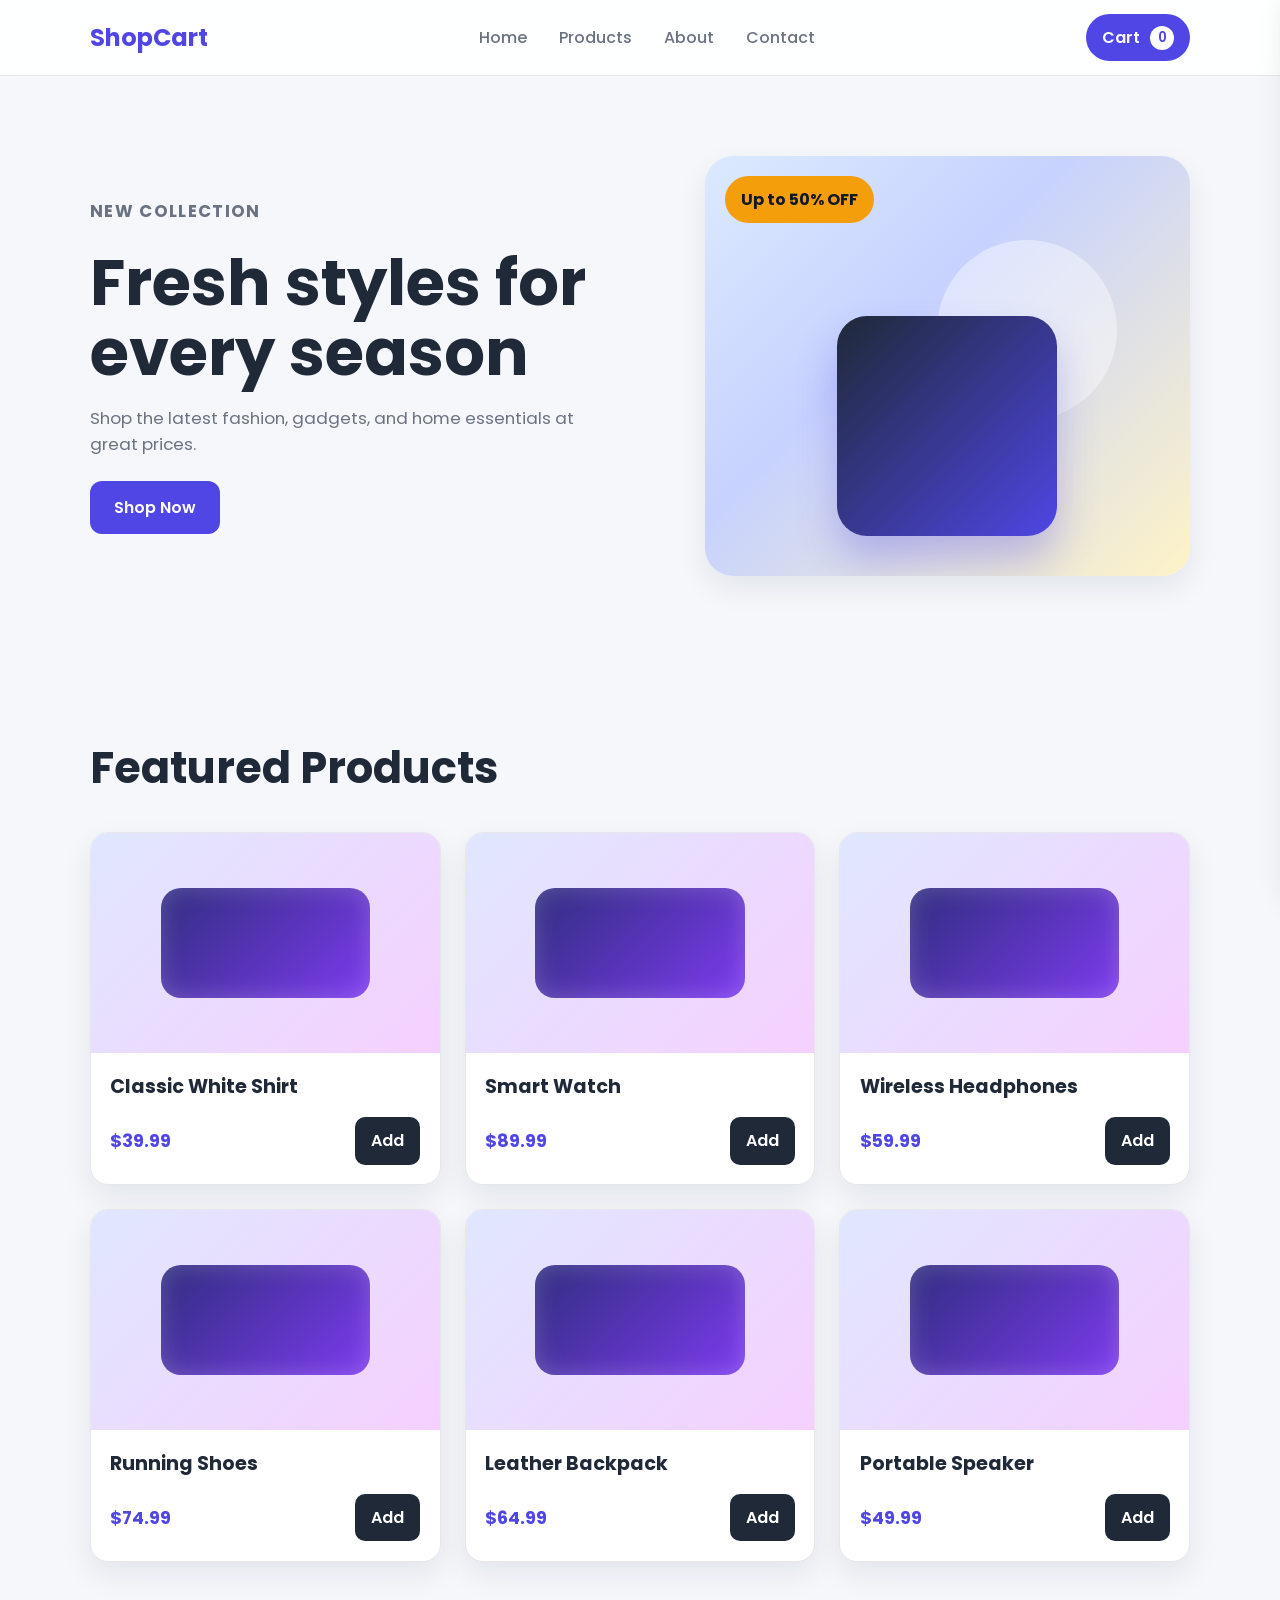
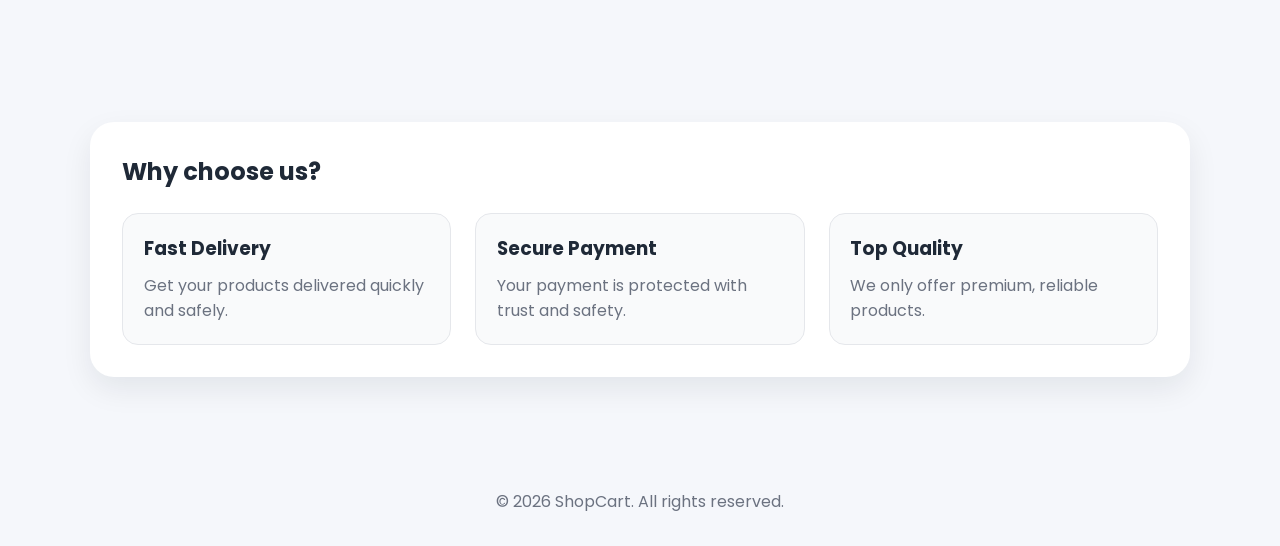
<file: mainan/index.html>
<!DOCTYPE html>
<html lang="en">
  <head>
    <meta charset="UTF-8" />
    <meta name="viewport" content="width=device-width, initial-scale=1.0" />
    <title>ShopCart</title>
    <link rel="preconnect" href="https://fonts.googleapis.com" />
    <link rel="preconnect" href="https://fonts.gstatic.com" crossorigin />
    <link href="https://fonts.googleapis.com/css2?family=Poppins:wght@400;500;600;700&display=swap" rel="stylesheet" />
    <link rel="stylesheet" href="styles.css" />
  </head>
  <body>
    <header class="header">
      <div class="container nav">
        <div class="logo">ShopCart</div>

        <nav class="nav-links">
          <a href="#home">Home</a>
          <a href="#products">Products</a>
          <a href="#about">About</a>
          <a href="#contact">Contact</a>
        </nav>

        <div class="cart-box">
          <span>Cart</span>
          <span class="cart-count" id="cartCount">0</span>
        </div>
      </div>
    </header>

    <main>
      <section class="hero" id="home">
        <div class="container hero-content">
          <div>
            <p class="tag">New Collection</p>
            <h1>Fresh styles for every season</h1>
            <p>
              Shop the latest fashion, gadgets, and home essentials at great prices.
            </p>
            <a href="#products" class="btn">Shop Now</a>
          </div>

          <div class="hero-image">
            <div class="product-badge">Up to 50% OFF</div>
          </div>
        </div>
      </section>

      <section class="products section" id="products">
        <div class="container">
          <div class="section-head">
            <h2>Featured Products</h2>
          </div>

          <div class="product-grid" id="productGrid"></div>
        </div>
      </section>

      <section class="about section" id="about">
        <div class="container about-box">
          <h2>Why choose us?</h2>
          <div class="features">
            <div class="feature">
              <h3>Fast Delivery</h3>
              <p>Get your products delivered quickly and safely.</p>
            </div>
            <div class="feature">
              <h3>Secure Payment</h3>
              <p>Your payment is protected with trust and safety.</p>
            </div>
            <div class="feature">
              <h3>Top Quality</h3>
              <p>We only offer premium, reliable products.</p>
            </div>
          </div>
        </div>
      </section>
    </main>

    <aside class="cart-panel" id="cartPanel">
      <div class="cart-header">
        <h3>Your Cart</h3>
        <button id="closeCart">×</button>
      </div>

      <div id="cartItems" class="cart-items"></div>

      <div class="cart-footer">
        <div class="total-row">
          <span>Total</span>
          <strong id="totalPrice">$0.00</strong>
        </div>
        <button class="checkout-btn">Checkout</button>
      </div>
    </aside>

    <footer class="footer" id="contact">
      <div class="container">
        <p>© <span id="year"></span> ShopCart. All rights reserved.</p>
      </div>
    </footer>

    <script src="script.js"></script>
  </body>
</html>
</file>
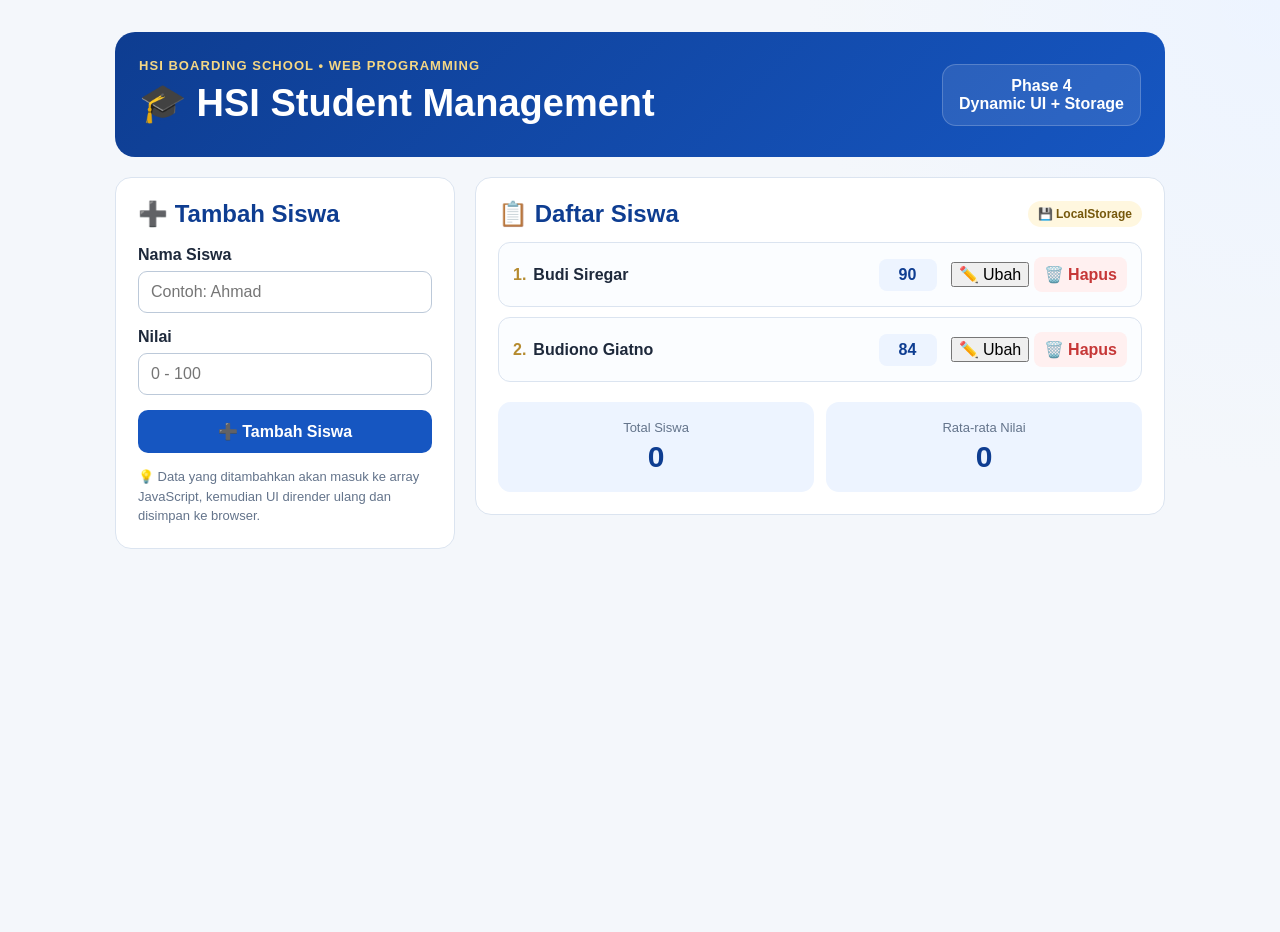
<file: materi/materi-7/index.html>
<!DOCTYPE html>
<html lang="id">
<head>
  <meta charset="UTF-8">
  <meta name="viewport" content="width=device-width, initial-scale=1.0">
  <title>HSI Student Management</title>
  <style>
    :root {
      --blue:#1656c1; --blue-dark:#0e3d91; --blue-soft:#edf4ff;
      --gold:#b58b2f; --gold-soft:#fff7df; --white:#fff; --bg:#f4f7fb;
      --text:#1e293b; --muted:#64748b; --border:#dbe4f0;
      --danger:#c63737; --danger-soft:#fff0f0; --radius:16px;
    }
    *{box-sizing:border-box}
    body{margin:0;min-height:100vh;font-family:Arial,sans-serif;background:radial-gradient(circle at top right,#edf4ff 0,transparent 30%),var(--bg);color:var(--text)}
    button,input{font:inherit} button{cursor:pointer}
    .page{width:min(1050px,calc(100% - 30px));margin:32px auto 50px}
    .header{display:flex;justify-content:space-between;align-items:center;gap:20px;padding:24px;margin-bottom:20px;color:var(--white);background:linear-gradient(135deg,var(--blue-dark),var(--blue));border-radius:20px}
    .school{display:inline-block;margin-bottom:8px;font-size:13px;font-weight:bold;letter-spacing:.08em;color:#f5d784}
    .header h1{margin:0 0 8px;font-size:clamp(24px,5vw,38px)}
    .header p{margin:0;max-width:650px;line-height:1.5;color:#dbeafe}
    .phase-badge{flex-shrink:0;padding:12px 16px;border:1px solid rgba(255,255,255,.2);border-radius:14px;text-align:center;font-weight:bold;background:rgba(255,255,255,.1)}
    .concept-row{display:grid;grid-template-columns:repeat(4,1fr);gap:10px;margin-bottom:20px}
    .concept{padding:13px;background:var(--white);border:1px solid var(--border);border-radius:13px;text-align:center;font-weight:bold;font-size:14px}
    .concept span{display:block;margin-top:4px;color:var(--muted);font-size:12px;font-weight:normal}
    .app-grid{display:grid;grid-template-columns:340px 1fr;gap:20px;align-items:start}
    .card{background:var(--white);border:1px solid var(--border);border-radius:var(--radius);padding:22px}
    .card h2{margin:0 0 18px;color:var(--blue-dark)}
    label{display:block;margin-bottom:7px;font-weight:bold}
    input{width:100%;padding:11px 12px;margin-bottom:15px;border:1px solid #bcc9d9;border-radius:9px;outline:none}
    input:focus{border-color:var(--blue);box-shadow:0 0 0 3px var(--blue-soft)}
    .primary-btn{width:100%;padding:12px;border:0;border-radius:10px;color:var(--white);background:var(--blue);font-weight:bold}
    .primary-btn:hover{background:var(--blue-dark)}
    .form-note{margin:14px 0 0;color:var(--muted);font-size:13px;line-height:1.5}
    .list-header{display:flex;justify-content:space-between;align-items:center;gap:10px;margin-bottom:14px}
    .list-header h2{margin:0}
    .saved-status{padding:6px 10px;border-radius:999px;color:#76580c;background:var(--gold-soft);font-size:12px;font-weight:bold}
    .student-list{display:grid;gap:10px}
    .student-item{display:grid;grid-template-columns:1fr auto auto;align-items:center;gap:14px;padding:14px;border:1px solid var(--border);border-radius:12px;background:#fbfdff}
    .student-name{font-weight:bold}
    .student-number{display:inline-block;margin-right:7px;color:var(--gold)}
    .score{min-width:58px;padding:7px 10px;border-radius:8px;text-align:center;font-weight:bold;color:var(--blue-dark);background:var(--blue-soft)}
    .delete-btn{border:0;border-radius:8px;padding:8px 10px;color:var(--danger);background:var(--danger-soft);font-weight:bold}
    .empty{padding:28px;border:1px dashed #b9c7d8;border-radius:12px;text-align:center;color:var(--muted);background:#fbfdff}
    .stats{display:grid;grid-template-columns:repeat(2,1fr);gap:12px;margin-top:20px}
    .stat-box{padding:18px;border-radius:13px;text-align:center;color:var(--blue-dark);background:var(--blue-soft)}
    .stat-box span{display:block;margin-bottom:5px;color:var(--muted);font-size:13px}
    .stat-box strong{font-size:30px}
    @media(max-width:800px){.app-grid{grid-template-columns:1fr}.concept-row{grid-template-columns:repeat(2,1fr)}.header{align-items:flex-start;flex-direction:column}}
    @media(max-width:520px){.page{width:min(100% - 18px,1050px);margin-top:15px}.concept-row{grid-template-columns:1fr}.student-item{grid-template-columns:1fr auto}.score{grid-column:2;grid-row:1}.delete-btn{grid-column:1/-1}}
  </style>
  <script src="script.js" defer></script>
</head>
<body>
  <main class="page">
    <header class="header">
      <div>
        <span class="school">HSI BOARDING SCHOOL • WEB PROGRAMMING</span>
        <h1>🎓 HSI Student Management</h1>
      </div>
      <div class="phase-badge">Phase 4<br>Dynamic UI + Storage</div>
    </header>

    <section class="app-grid">
      <section class="card">
        <h2>➕ Tambah Siswa</h2>
        <form id="studentForm">
          <label for="studentName">Nama Siswa</label>
          <input id="studentName" type="text" placeholder="Contoh: Ahmad" autocomplete="off" required>

          <label for="studentScore">Nilai</label>
          <input id="studentScore" type="number" min="0" max="100" placeholder="0 - 100" required>

          <button class="primary-btn" type="submit">➕ Tambah Siswa</button>
        </form>
        <p class="form-note">💡 Data yang ditambahkan akan masuk ke array JavaScript, kemudian UI dirender ulang dan disimpan ke browser.</p>
      </section>

      <section class="card">
        <div class="list-header">
          <h2>📋 Daftar Siswa</h2>
          <span class="saved-status">💾 LocalStorage</span>
        </div>

        <div id="studentList" class="student-list"></div>

        <div class="stats">
          <div class="stat-box"><span>Total Siswa</span><strong id="totalStudents">0</strong></div>
          <div class="stat-box"><span>Rata-rata Nilai</span><strong id="averageScore">0</strong></div>
        </div>
      </section>
    </section>
  </main>
</body>
</html>
</file>
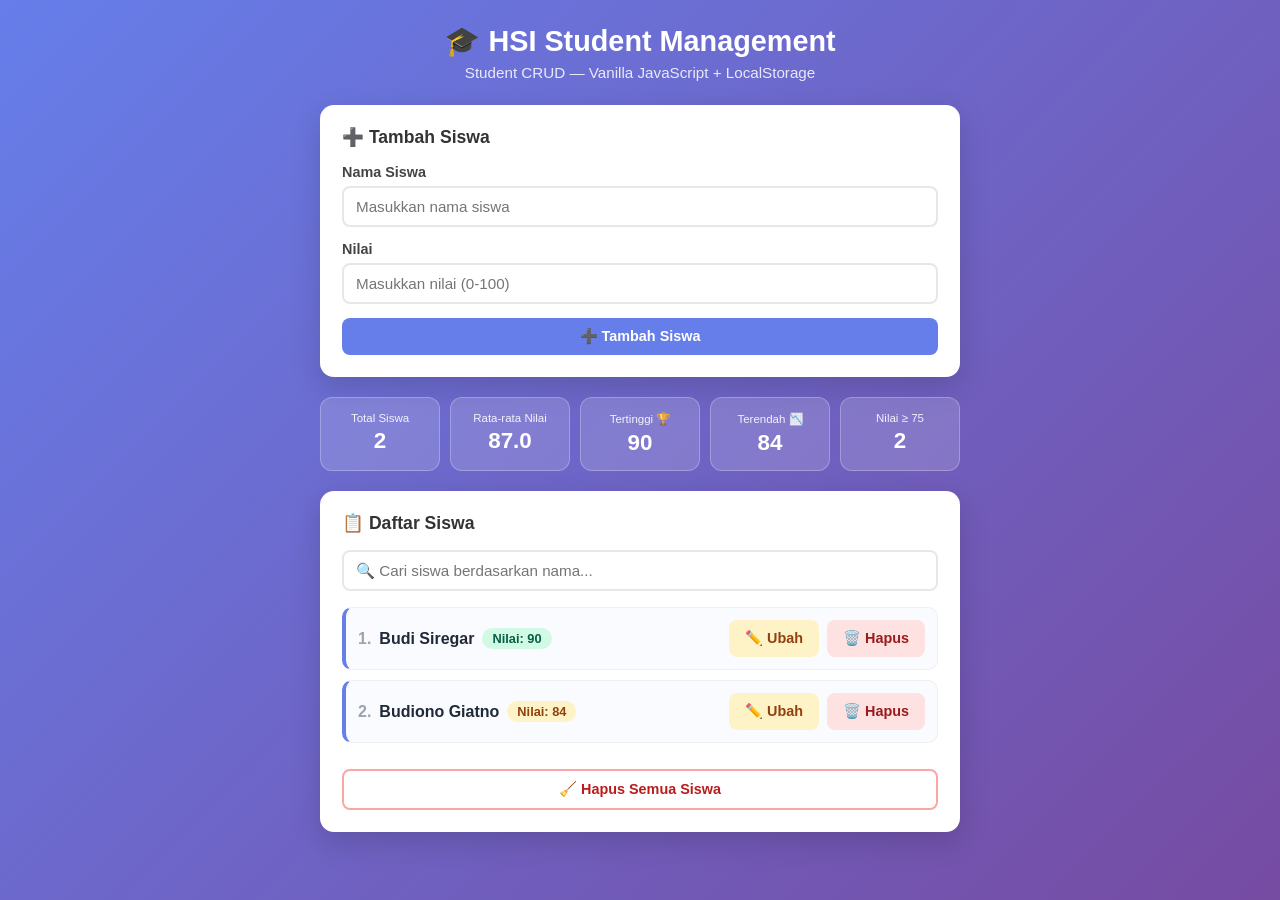
<file: tugas/tugas-4/index.html>
<!doctype html>
<html lang="id">
  <head>
    <meta charset="UTF-8" />
    <meta name="viewport" content="width=device-width, initial-scale=1.0" />
    <title>HSI Student Management</title>
    <link rel="stylesheet" href="style.css" />
  </head>
  <body>
    <div class="container">
      <header>
        <h1>🎓 HSI Student Management</h1>
        <p>Student CRUD — Vanilla JavaScript + LocalStorage</p>
      </header>

      <!-- Area Notifikasi -->
      <div id="alertMessage" class="alert hidden"></div>

      <!-- Form Tambah / Edit -->
      <section class="card">
        <h2 id="formTitle">➕ Tambah Siswa</h2>
        <form id="studentForm">
          <div class="form-group">
            <label for="nameInput">Nama Siswa</label>
            <input
              type="text"
              id="nameInput"
              placeholder="Masukkan nama siswa"
              required
            />
          </div>
          <div class="form-group">
            <label for="scoreInput">Nilai</label>
            <input
              type="number"
              id="scoreInput"
              placeholder="Masukkan nilai (0-100)"
              min="0"
              max="100"
              required
            />
          </div>
          <div class="form-actions">
            <button type="submit" id="submitBtn" class="btn btn-primary">
              ➕ Tambah Siswa
            </button>
            <button
              type="button"
              id="cancelBtn"
              class="btn btn-secondary hidden"
            >
              ❌ Batal Edit
            </button>
          </div>
        </form>
      </section>

      <!-- Statistik -->
      <section class="stats">
        <div class="stat-card">
          <span class="stat-label">Total Siswa</span>
          <span class="stat-value" id="totalStudents">0</span>
        </div>
        <div class="stat-card">
          <span class="stat-label">Rata-rata Nilai</span>
          <span class="stat-value" id="averageScore">0</span>
        </div>
        <div class="stat-card">
          <span class="stat-label">Tertinggi 🏆</span>
          <span class="stat-value" id="highestScore">-</span>
        </div>
        <div class="stat-card">
          <span class="stat-label">Terendah 📉</span>
          <span class="stat-value" id="lowestScore">-</span>
        </div>
        <div class="stat-card">
          <span class="stat-label">Nilai ≥ 75</span>
          <span class="stat-value" id="passedCount">0</span>
        </div>
      </section>

      <!-- Daftar Siswa -->
      <section class="card">
        <h2>📋 Daftar Siswa</h2>
        <input
          type="text"
          id="searchInput"
          class="search-input"
          placeholder="🔍 Cari siswa berdasarkan nama..."
        />
        <div id="studentList"></div>
        <button type="button" id="deleteAllBtn" class="btn btn-danger-outline">
          🧹 Hapus Semua Siswa
        </button>
      </section>
    </div>

    <script>
      // ==========================================
      // HSI STUDENT MANAGEMENT — script.js
      // CRUD + LocalStorage (Vanilla JS)
      // ==========================================

      // ---------- STATE ----------
      let students = []; // array utama penyimpanan data
      let editingId = null; // null = mode tambah, ada angka = sedang edit
      let alertTimeout = null;

      const STORAGE_KEY = "students";

      // ---------- ELEMEN DOM ----------
      const studentForm = document.getElementById("studentForm");
      const nameInput = document.getElementById("nameInput");
      const scoreInput = document.getElementById("scoreInput");
      const submitBtn = document.getElementById("submitBtn");
      const cancelBtn = document.getElementById("cancelBtn");
      const formTitle = document.getElementById("formTitle");
      const studentList = document.getElementById("studentList");
      const alertBox = document.getElementById("alertMessage");
      const searchInput = document.getElementById("searchInput");
      const deleteAllBtn = document.getElementById("deleteAllBtn");

      const totalEl = document.getElementById("totalStudents");
      const averageEl = document.getElementById("averageScore");
      const highestEl = document.getElementById("highestScore");
      const lowestEl = document.getElementById("lowestScore");
      const passedEl = document.getElementById("passedCount");

      // ---------- INIT (CEK LOCALSTORAGE) ----------
      // Script dipanggil di akhir <body>, jadi DOM sudah siap.
      function loadStudents() {
        const data = localStorage.getItem(STORAGE_KEY);
        if (data) {
          students = JSON.parse(data); // ada data → ambil dari LocalStorage
        } else {
          students = []; // tidak ada → array kosong
        }
        renderStudents();
      }

      // ---------- HELPER ----------
      function saveStudents() {
        localStorage.setItem(STORAGE_KEY, JSON.stringify(students));
      }

      function showAlert(message) {
        alertBox.textContent = message;
        alertBox.classList.remove("hidden");

        // ⏱️ Bonus: alert otomatis hilang setelah 3 detik
        clearTimeout(alertTimeout);
        alertTimeout = setTimeout(function () {
          alertBox.classList.add("hidden");
        }, 3000);
      }

      // id baru = id terbesar + 1 (agar id tidak duplikat setelah hapus)
      function getNextId() {
        let maxId = 0;
        for (let i = 0; i < students.length; i++) {
          if (students[i].id > maxId) {
            maxId = students[i].id;
          }
        }
        return maxId + 1;
      }

      // 🎨 Bonus: kelas warna berdasarkan nilai
      function getScoreClass(score) {
        if (score >= 85) return "score-high";
        if (score >= 75) return "score-mid";
        return "score-low";
      }

      // cari student berdasarkan id → return object atau null
      function findStudent(id) {
        for (let i = 0; i < students.length; i++) {
          if (students[i].id === id) {
            return students[i];
          }
        }
        return null;
      }

      // ---------- RENDER (Data → UI) ----------
      function renderStudents() {
        // 🔍 Bonus: filter berdasarkan kata kunci pencarian
        const keyword = searchInput.value.trim().toLowerCase();
        let filtered = students;
        if (keyword !== "") {
          filtered = students.filter(function (s) {
            return s.name.toLowerCase().includes(keyword);
          });
        }

        // belum ada data sama sekali
        if (students.length === 0) {
          studentList.innerHTML = `<p class="empty">📭 Belum ada data siswa. Tambahkan siswa pertama!</p>`;
          updateStats();
          return;
        }

        // hasil pencarian kosong
        if (filtered.length === 0) {
          studentList.innerHTML = `<p class="empty">🔍 Siswa dengan nama "${keyword}" tidak ditemukan.</p>`;
          updateStats();
          return;
        }

        let html = "";
        for (let i = 0; i < filtered.length; i++) {
          const s = filtered[i];
          const isEditing = editingId === s.id ? "editing" : "";
          html += `
            <div class="student-item ${isEditing}">
                <div class="student-info">
                    <span class="student-number">${i + 1}.</span>
                    <span class="student-name">${s.name}</span>
                    <span class="student-score ${getScoreClass(s.score)}">Nilai: ${s.score}</span>
                </div>
                <div class="student-actions">
                    <button class="btn btn-edit" onclick="editStudent(${s.id})">✏️ Ubah</button>
                    <button class="btn btn-delete" onclick="deleteStudent(${s.id})">🗑️ Hapus</button>
                </div>
            </div>
        `;
        }
        studentList.innerHTML = html;
        updateStats();
      }

      function updateStats() {
        totalEl.textContent = students.length;

        if (students.length === 0) {
          averageEl.textContent = "0";
          highestEl.textContent = "-";
          lowestEl.textContent = "-";
          passedEl.textContent = "0";
          return;
        }

        let total = 0;
        let highest = students[0].score;
        let lowest = students[0].score;
        let passed = 0;

        for (let i = 0; i < students.length; i++) {
          total += students[i].score;
          if (students[i].score > highest) highest = students[i].score;
          if (students[i].score < lowest) lowest = students[i].score;
          if (students[i].score >= 75) passed++;
        }

        averageEl.textContent = (total / students.length).toFixed(1);
        highestEl.textContent = highest;
        lowestEl.textContent = lowest;
        passedEl.textContent = passed;
      }

      // ---------- CREATE & UPDATE (satu form, dua mode) ----------
      studentForm.addEventListener("submit", function (event) {
        event.preventDefault(); // ⚡ WAJIB: agar form tidak refresh halaman

        const name = nameInput.value.trim();
        const score = Number(scoreInput.value);

        // validasi sederhana
        if (
          name === "" ||
          scoreInput.value.trim() === "" ||
          isNaN(score) ||
          score < 0 ||
          score > 100
        ) {
          showAlert(
            "⚠️ Nama tidak boleh kosong dan nilai harus di antara 0–100.",
          );
          return;
        }

        if (editingId === null) {
          addStudent(name, score);
        } else {
          updateStudent(name, score);
        }
      });

      function addStudent(name, score) {
        const newStudent = {
          id: getNextId(),
          name: name,
          score: score,
        };

        students.push(newStudent); // 1. update array
        saveStudents(); // 2. simpan ke LocalStorage
        renderStudents(); // 3. render ulang UI
        resetForm(); // 4. kosongkan form
        showAlert(`✅ Data siswa ${name} berhasil ditambahkan.`);
      }

      function editStudent(id) {
        const found = findStudent(id);
        if (found === null) return;

        // masukkan data siswa ke dalam form
        editingId = id;
        nameInput.value = found.name;
        scoreInput.value = found.score;

        // ubah mode form menjadi "update"
        formTitle.textContent = "✏️ Ubah Siswa";
        submitBtn.textContent = "💾 Update Siswa";
        cancelBtn.classList.remove("hidden");

        renderStudents(); // untuk menandai item yang sedang diedit
        nameInput.focus();
      }

      function updateStudent(name, score) {
        for (let i = 0; i < students.length; i++) {
          if (students[i].id === editingId) {
            students[i].name = name;
            students[i].score = score;
            break;
          }
        }

        saveStudents();
        renderStudents();
        resetForm(); // kembalikan tombol jadi "Tambah Siswa"
        showAlert(`🔄 Data siswa ${name} berhasil diperbarui.`);
      }

      // ❌ Bonus: tombol batal edit
      function cancelEdit() {
        resetForm();
        renderStudents();
      }

      function resetForm() {
        editingId = null;
        studentForm.reset();
        formTitle.textContent = "➕ Tambah Siswa";
        submitBtn.textContent = "➕ Tambah Siswa";
        cancelBtn.classList.add("hidden");
      }

      // ---------- DELETE ----------
      function deleteStudent(id) {
        const found = findStudent(id);
        if (found === null) return;

        // ⚠️ confirm dulu, TIDAK BOLEH langsung hapus
        const isConfirmed = confirm(
          `Apakah kamu yakin ingin menghapus siswa ${found.name}?`,
        );

        // user pilih Cancel → tidak ada yang berubah
        if (!isConfirmed) return;

        // user pilih OK → hapus dari array
        students = students.filter(function (s) {
          return s.id !== id;
        });

        // jika siswa yang dihapus sedang diedit, batalkan mode edit
        if (editingId === id) resetForm();

        saveStudents();
        renderStudents(); // total & rata-rata ikut ter-update
        showAlert(`🗑️ Data siswa ${found.name} berhasil dihapus.`);
      }

      // 🧹 Bonus: hapus semua siswa dengan confirmation
      deleteAllBtn.addEventListener("click", function () {
        if (students.length === 0) {
          showAlert("⚠️ Tidak ada siswa untuk dihapus.");
          return;
        }

        const isConfirmed = confirm(
          `Apakah kamu yakin ingin menghapus SEMUA siswa (${students.length} orang)?`,
        );
        if (!isConfirmed) return;

        students = [];
        saveStudents();
        renderStudents();
        resetForm();
        showAlert("🧹 Semua data siswa berhasil dihapus.");
      });

      // 🔍 Bonus: pencarian langsung saat mengetik
      searchInput.addEventListener("input", renderStudents);

      cancelBtn.addEventListener("click", cancelEdit);

      // ---------- MULAI APLIKASI ----------
      loadStudents();
    </script>
  </body>
</html>
</file>
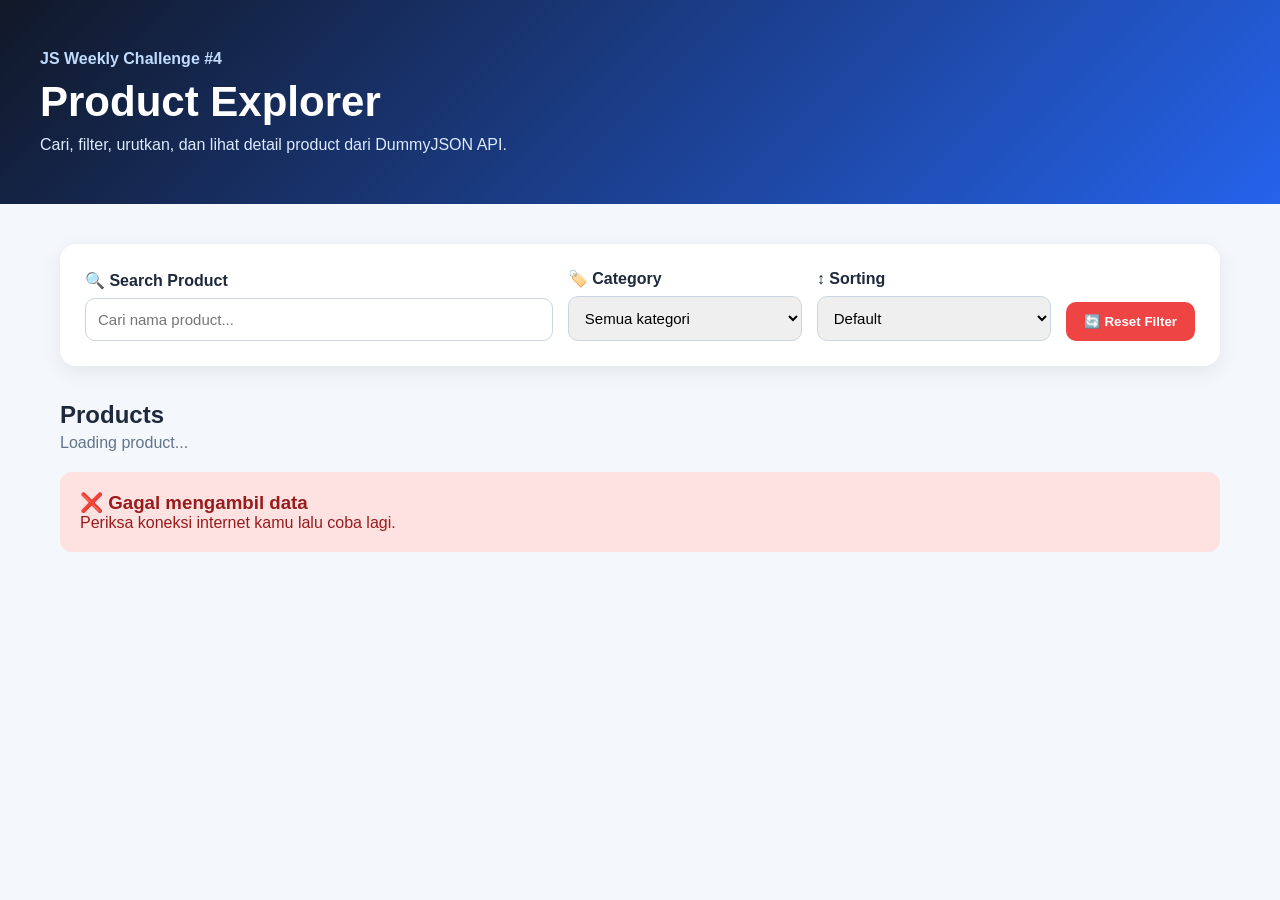
<file: tugas/tugas-5/index.html>
<!doctype html>
<html lang="id">
  <head>
    <meta charset="UTF-8" />
    <meta name="viewport" content="width=device-width, initial-scale=1.0" />

    <title>Product Explorer</title>

    <link rel="stylesheet" href="style.css" />
  </head>

  <body>
    <header class="header">
      <div>
        <p class="subtitle">JS Weekly Challenge #4</p>
        <h1>Product Explorer</h1>
        <p class="description"> 
          Cari, filter, urutkan, dan lihat detail product dari DummyJSON API.
        </p>
      </div>
    </header>

    <main class="container">
      <!-- FILTER -->
      <section class="filter-section">
        <div class="search-box">
          <label for="searchInput">🔍 Search Product</label>

          <input
            type="text"
            id="searchInput"
            placeholder="Cari nama product..."
          />
        </div>

        <div class="filter-box">
          <label for="categorySelect">🏷️ Category</label>

          <select id="categorySelect">
            <option value="all">Semua kategori</option>
          </select>
        </div>

        <div class="filter-box">
          <label for="sortSelect">↕️ Sorting</label>

          <select id="sortSelect">
            <option value="default">Default</option>
            <option value="price-low">Harga Terendah</option>
            <option value="price-high">Harga Tertinggi</option>
            <option value="rating-high">Rating Tertinggi</option>
            <option value="name-az">Nama A - Z</option>
          </select>
        </div>

        <button id="resetButton" class="reset-button">🔄 Reset Filter</button>
      </section>

      <!-- COUNTER -->
      <section class="result-info">
        <h2>Products</h2>

        <p id="productCounter">Loading product...</p>
      </section>

      <!-- LOADING -->
      <div id="loading" class="loading">
        <div class="spinner"></div>
        <p>Memuat product...</p>
      </div>

      <!-- ERROR -->
      <div id="errorMessage" class="error-message hidden">
        <h3>❌ Gagal mengambil data</h3>
        <p>Periksa koneksi internet kamu lalu coba lagi.</p>
      </div>

      <!-- PRODUCT GRID -->
      <section id="productContainer" class="product-grid"></section>
    </main>

    <!-- MODAL -->
    <div id="productModal" class="modal hidden">
      <div class="modal-content">
        <button id="closeModal" class="close-button">&times;</button>

        <div id="modalBody"></div>
      </div>
    </div>

    <script>
      // ==========================================
      // PRODUCT EXPLORER API
      // ==========================================

      // API
      const API_URL = "https://dummyjson.com/products";

      // ==========================================
      // STATE
      // ==========================================

      let allProducts = [];
      let filteredProducts = [];

      // ==========================================
      // DOM ELEMENT
      // ==========================================

      const productContainer = document.getElementById("productContainer");

      const searchInput = document.getElementById("searchInput");

      const categorySelect = document.getElementById("categorySelect");

      const sortSelect = document.getElementById("sortSelect");

      const resetButton = document.getElementById("resetButton");

      const productCounter = document.getElementById("productCounter");

      const loading = document.getElementById("loading");

      const errorMessage = document.getElementById("errorMessage");

      const productModal = document.getElementById("productModal");

      const modalBody = document.getElementById("modalBody");

      const closeModal = document.getElementById("closeModal");

      // ==========================================
      // FETCH PRODUCT
      // ==========================================

      async function fetchProducts() {
        try {
          loading.classList.remove("hidden");
          errorMessage.classList.add("hidden");

          const response = await fetch(API_URL);

          if (!response.ok) {
            throw new Error("Gagal mengambil data product");
          }

          const data = await response.json();

          allProducts = data.products;

          filteredProducts = [...allProducts];

          createCategoryOptions();

          renderProducts();
        } catch (error) {
          console.error(error);

          errorMessage.classList.remove("hidden");
        } finally {
          loading.classList.add("hidden");
        }
      }

      // ==========================================
      // CREATE CATEGORY OPTIONS
      // ==========================================

      function createCategoryOptions() {
        const categories = [
          ...new Set(allProducts.map((product) => product.category)),
        ];

        categories.sort();

        categories.forEach((category) => {
          const option = document.createElement("option");

          option.value = category;
          option.textContent = category;

          categorySelect.appendChild(option);
        });
      }

      // ==========================================
      // RENDER PRODUCTS
      // ==========================================

      function renderProducts() {
        productContainer.innerHTML = "";

        if (filteredProducts.length === 0) {
          productContainer.innerHTML = `
            <div class="error-message">
                <h3>😢 Product tidak ditemukan</h3>
                <p>Coba gunakan kata pencarian atau kategori lain.</p>
            </div>
        `;

          updateCounter();

          return;
        }

        filteredProducts.forEach((product) => {
          const card = document.createElement("article");

          card.className = "product-card";

          card.innerHTML = `
            <img
                src="${product.thumbnail}"
                alt="${product.title}"
                class="product-image"
            >

            <div class="product-info">

                <span class="product-category">
                    ${product.category}
                </span>

                <h3 class="product-title">
                    ${product.title}
                </h3>

                <p class="product-description">
                    ${product.description}
                </p>

                <div class="product-price">
                    $${product.price}
                </div>

                <div class="product-rating">
                    ⭐ ${product.rating}
                </div>

                <button
                    class="detail-button"
                    data-id="${product.id}"
                >
                    👀 Lihat Detail
                </button>

            </div>
        `;

          productContainer.appendChild(card);
        });

        updateCounter();
      }

      // ==========================================
      // UPDATE COUNTER
      // ==========================================

      function updateCounter() {
        productCounter.textContent = `${filteredProducts.length} dari ${allProducts.length} product ditampilkan.`;
      }

      // ==========================================
      // APPLY FILTER
      // ==========================================

      function applyFilters() {
        const searchValue = searchInput.value.toLowerCase().trim();

        const selectedCategory = categorySelect.value;

        const selectedSort = sortSelect.value;

        // ======================================
        // SEARCH + CATEGORY
        // ======================================

        filteredProducts = allProducts.filter((product) => {
          const matchesSearch = product.title
            .toLowerCase()
            .includes(searchValue);

          const matchesCategory =
            selectedCategory === "all" || product.category === selectedCategory;

          return matchesSearch && matchesCategory;
        });

        // ======================================
        // SORTING
        // ======================================

        if (selectedSort === "price-low") {
          filteredProducts.sort((a, b) => {
            return a.price - b.price;
          });
        } else if (selectedSort === "price-high") {
          filteredProducts.sort((a, b) => {
            return b.price - a.price;
          });
        } else if (selectedSort === "rating-high") {
          filteredProducts.sort((a, b) => {
            return b.rating - a.rating;
          });
        } else if (selectedSort === "name-az") {
          filteredProducts.sort((a, b) => {
            return a.title.localeCompare(b.title);
          });
        }

        // ======================================
        // DISPLAY
        // ======================================

        renderProducts();
      }

      // ==========================================
      // RESET FILTER
      // ==========================================

      function resetFilters() {
        searchInput.value = "";

        categorySelect.value = "all";

        sortSelect.value = "default";

        filteredProducts = [...allProducts];

        renderProducts();
      }

      // ==========================================
      // SHOW PRODUCT DETAIL
      // ==========================================

      function showProductDetail(productId) {
        const product = allProducts.find((product) => product.id === productId);

        if (!product) {
          return;
        }

        modalBody.innerHTML = `

        <img
            src="${product.thumbnail}"
            alt="${product.title}"
            class="modal-image"
        >

        <p class="modal-category">
            ${product.category}
        </p>

        <h2 class="modal-title">
            ${product.title}
        </h2>

        <p class="modal-description">
            ${product.description}
        </p>

        <div class="modal-detail">

            <div class="detail-item">
                <span>Price</span>
                <strong>$${product.price}</strong>
            </div>

            <div class="detail-item">
                <span>Rating</span>
                <strong>⭐ ${product.rating}</strong>
            </div>

            <div class="detail-item">
                <span>Stock</span>
                <strong>${product.stock}</strong>
            </div>

            <div class="detail-item">
                <span>Brand</span>
                <strong>${product.brand || "Tidak tersedia"}</strong>
            </div>

        </div>
    `;

        productModal.classList.remove("hidden");
      }

      // ==========================================
      // CLOSE MODAL
      // ==========================================

      function closeProductModal() {
        productModal.classList.add("hidden");
      }

      // ==========================================
      // EVENT SEARCH
      // ==========================================

      searchInput.addEventListener("input", applyFilters);

      // ==========================================
      // EVENT CATEGORY
      // ==========================================

      categorySelect.addEventListener("change", applyFilters);

      // ==========================================
      // EVENT SORT
      // ==========================================

      sortSelect.addEventListener("change", applyFilters);

      // ==========================================
      // EVENT RESET
      // ==========================================

      resetButton.addEventListener("click", resetFilters);

      // ==========================================
      // EVENT DETAIL BUTTON
      // ==========================================

      productContainer.addEventListener("click", (event) => {
        const button = event.target.closest(".detail-button");

        if (!button) {
          return;
        }

        const productId = Number(button.dataset.id);

        showProductDetail(productId);
      });

      // ==========================================
      // CLOSE MODAL BUTTON
      // ==========================================

      closeModal.addEventListener("click", closeProductModal);

      // ==========================================
      // CLOSE MODAL CLICK OUTSIDE
      // ==========================================

      productModal.addEventListener("click", (event) => {
        if (event.target === productModal) {
          closeProductModal();
        }
      });

      // ==========================================
      // CLOSE MODAL ESCAPE
      // ==========================================

      document.addEventListener("keydown", (event) => {
        if (event.key === "Escape") {
          closeProductModal();
        }
      });

      // ==========================================
      // START APPLICATION
      // ==========================================

      fetchProducts();
    </script>
  </body>
</html>
</file>
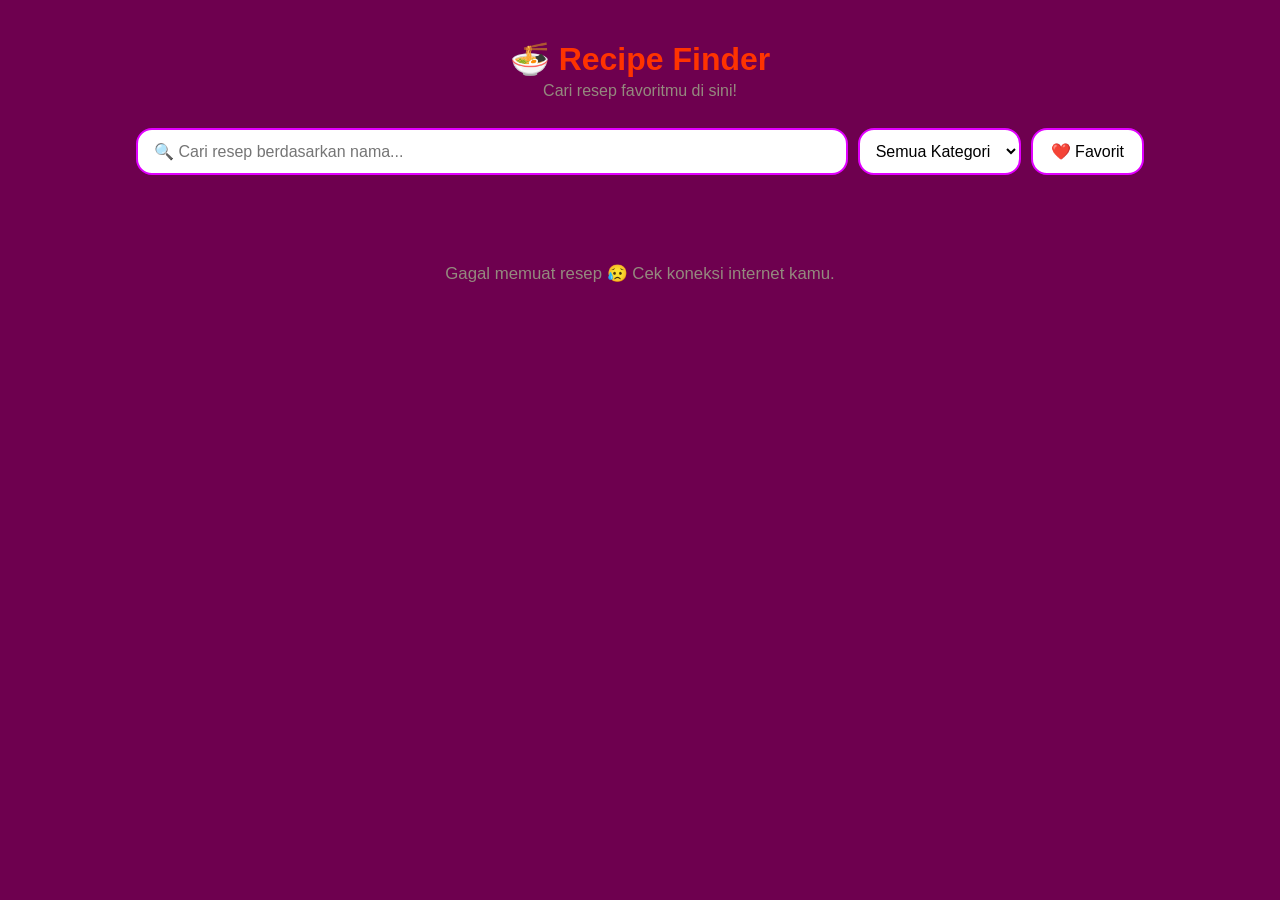
<file: tugas/tugas-6/index.html>
<!DOCTYPE html>
<html lang="id">
<head>
  <meta charset="UTF-8" />
  <meta name="viewport" content="width=device-width, initial-scale=1.0" />
  <title>Recipe Finder</title>
  <link rel="stylesheet" href="style.css" />
</head>
<body>

  <header>
    <h1>🍜 Recipe Finder</h1> 
    <p>Cari resep favoritmu di sini!</p>
  </header>

  <main>
    <!-- Pencarian & Filter -->
    <section class="controls">
      <input type="text" id="search-input" placeholder="🔍 Cari resep berdasarkan nama..." />
      <select id="meal-filter">
        <option value="">Semua Kategori</option>
        <!-- Opsi kategori diisi otomatis oleh JavaScript -->
      </select>
      <button id="show-favorites">❤️ Favorit</button>
    </section>

    <!-- Daftar resep -->
    <section id="recipe-grid" class="recipe-grid"></section>

    <!-- Pesan loading / kosong / error -->
    <p id="status-message">Memuat resep...</p>
  </main>

  <!-- Modal Detail Resep -->
  <div id="modal" class="modal hidden">
    <div class="modal-content">
      <button id="modal-close">✕</button>
      <div id="modal-body"></div>
    </div>
  </div>

  <script src="script.js"></script>
</body>
</html>
</file>
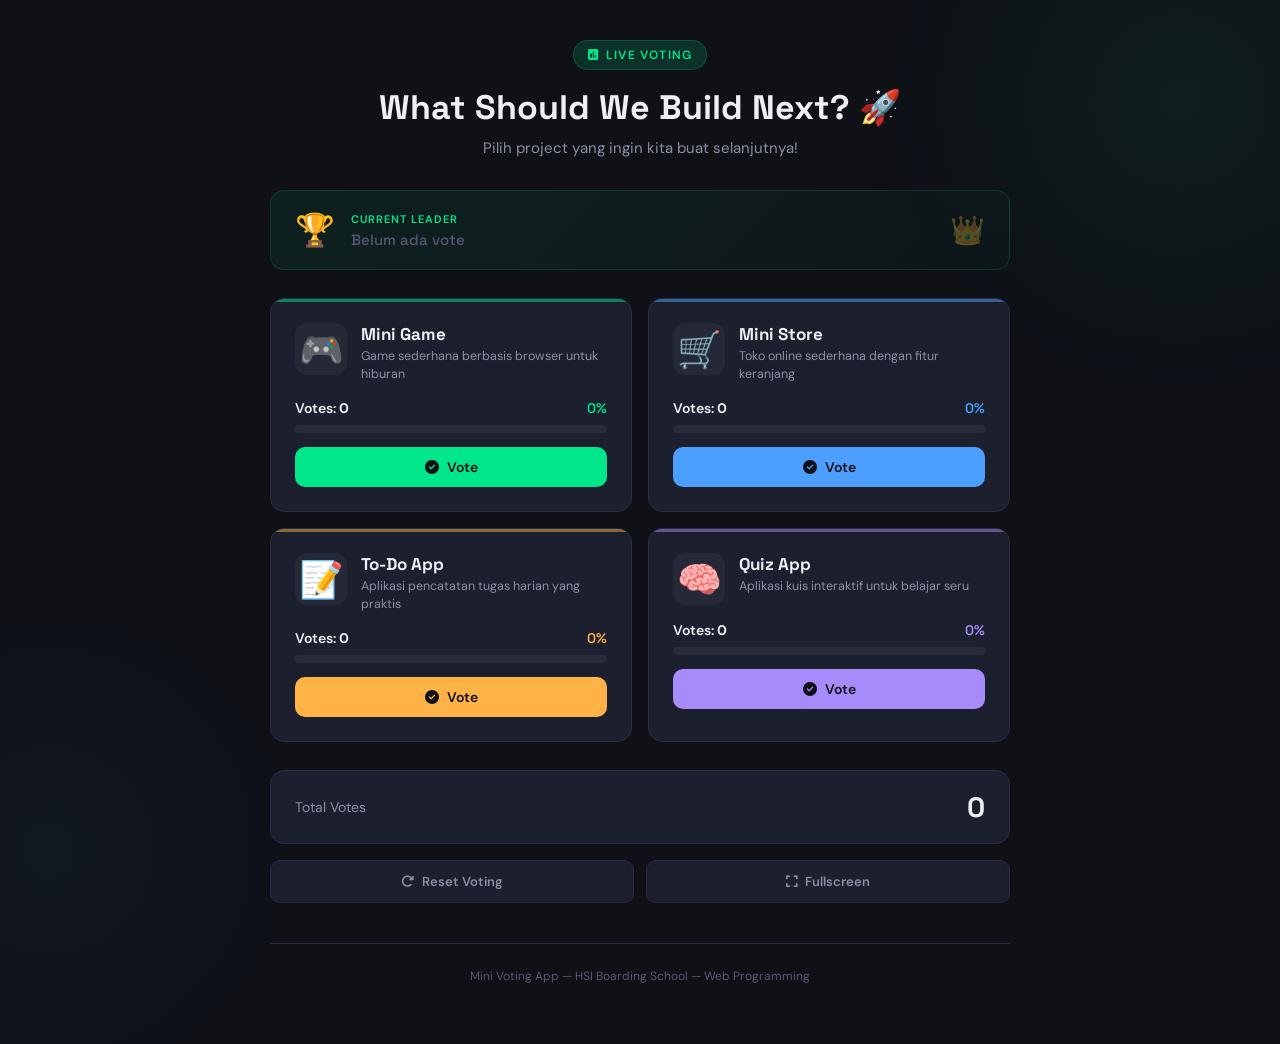
<file: tugas/tugas-3/mini.foting-app.html>
<!DOCTYPE html>
<html lang="id">
<head>  
    <meta charset="UTF-8">
    <meta name="viewport" content="width=device-width, initial-scale=1.0">
    <title>Mini Voting App — What Should We Build Next?</title>
    <link href="https://fonts.googleapis.com/css2?family=Space+Grotesk:wght@400;500;600;700&family=DM+Sans:wght@400;500;600;700&display=swap" rel="stylesheet">
    <link rel="stylesheet" href="https://cdnjs.cloudflare.com/ajax/libs/font-awesome/6.5.0/css/all.min.css">
    <style>
        /* ===== CSS VARIABLES ===== */
        :root { 
            --bg-primary: #0f1117;
            --bg-secondary: #161822;
            --bg-card: #1c1f2e;
            --bg-card-hover: #232640;
            --accent: #00e68a;
            --accent-glow: rgba(0, 230, 138, 0.15);
            --accent-dim: #00b36b;
            --text-primary: #eef0f6;
            --text-secondary: #8b8fa3;
            --text-muted: #555872;
            --border: #2a2d42;
            --danger: #ff4d6a;
            --warning: #ffb347;
            --blue: #4d9fff;
            --purple: #a78bfa;
            --pink: #f472b6;
            --radius: 14px;
            --radius-sm: 10px;
            --shadow: 0 4px 24px rgba(0, 0, 0, 0.3);
        }

        /* ===== RESET & BASE ===== */
        *, *::before, *::after {
            margin: 0;
            padding: 0;
            box-sizing: border-box;
        }

        body {
            font-family: 'DM Sans', sans-serif;
            background: var(--bg-primary);
            color: var(--text-primary);
            min-height: 100vh;
            overflow-x: hidden;
            position: relative;
        }

        /* ===== BACKGROUND DECORATION ===== */
        body::before {
            content: '';
            position: fixed;
            top: -200px;
            right: -200px;
            width: 600px;
            height: 600px;
            background: radial-gradient(circle, rgba(0, 230, 138, 0.06) 0%, transparent 70%);
            pointer-events: none;
            z-index: 0;
        }

        body::after {
            content: '';
            position: fixed;
            bottom: -200px;
            left: -200px;
            width: 500px;
            height: 500px;
            background: radial-gradient(circle, rgba(77, 159, 255, 0.05) 0%, transparent 70%);
            pointer-events: none;
            z-index: 0;
        }

        /* ===== LAYOUT ===== */
        .app-container {
            max-width: 780px;
            margin: 0 auto;
            padding: 40px 20px 60px;
            position: relative;
            z-index: 1;
        }

        /* ===== HEADER ===== */
        .header {
            text-align: center;
            margin-bottom: 32px;
        }

        .header-label {
            display: inline-flex;
            align-items: center;
            gap: 6px;
            background: var(--accent-glow);
            border: 1px solid rgba(0, 230, 138, 0.2);
            color: var(--accent);
            font-size: 12px;
            font-weight: 600;
            letter-spacing: 1.2px;
            text-transform: uppercase;
            padding: 6px 14px;
            border-radius: 20px;
            margin-bottom: 16px;
        }

        .header h1 {
            font-family: 'Space Grotesk', sans-serif;
            font-size: clamp(24px, 5vw, 34px);
            font-weight: 700;
            line-height: 1.3;
            color: var(--text-primary);
            margin-bottom: 8px;
        }

        .header p {
            color: var(--text-secondary);
            font-size: 15px;
        }

        /* ===== WINNER SECTION ===== */
        .winner-section {
            background: linear-gradient(135deg, rgba(0, 230, 138, 0.08), rgba(0, 230, 138, 0.02));
            border: 1px solid rgba(0, 230, 138, 0.15);
            border-radius: var(--radius);
            padding: 18px 24px;
            margin-bottom: 28px;
            display: flex;
            align-items: center;
            gap: 16px;
            transition: all 0.4s ease;
        }

        .winner-icon {
            font-size: 32px;
            flex-shrink: 0;
        }

        .winner-info {
            flex: 1;
        }

        .winner-label {
            font-size: 11px;
            font-weight: 600;
            letter-spacing: 1px;
            text-transform: uppercase;
            color: var(--accent);
            margin-bottom: 4px;
        }

        .winner-name {
            font-family: 'Space Grotesk', sans-serif;
            font-size: 20px;
            font-weight: 700;
            color: var(--text-primary);
        }

        .winner-votes {
            font-size: 13px;
            color: var(--text-secondary);
            margin-top: 2px;
        }

        .winner-crown {
            font-size: 28px;
            flex-shrink: 0;
            animation: crownBounce 2s ease-in-out infinite;
        }

        @keyframes crownBounce {
            0%, 100% { transform: translateY(0); }
            50% { transform: translateY(-4px); }
        }

        .winner-section.no-votes .winner-name {
            color: var(--text-muted);
            font-size: 15px;
            font-weight: 500;
        }

        .winner-section.no-votes .winner-votes {
            display: none;
        }

        .winner-section.no-votes .winner-crown {
            opacity: 0.3;
            animation: none;
        }

        /* ===== CANDIDATE CARDS GRID ===== */
        .candidates-grid {
            display: grid;
            grid-template-columns: 1fr;
            gap: 16px;
            margin-bottom: 28px;
        }

        @media (min-width: 600px) {
            .candidates-grid {
                grid-template-columns: 1fr 1fr;
            }
        }

        /* ===== CANDIDATE CARD ===== */
        .candidate-card {
            background: var(--bg-card);
            border: 1px solid var(--border);
            border-radius: var(--radius);
            padding: 24px;
            transition: all 0.3s ease;
            position: relative;
            overflow: hidden;
        }

        .candidate-card::before {
            content: '';
            position: absolute;
            top: 0;
            left: 0;
            right: 0;
            height: 3px;
            background: var(--card-accent, var(--accent));
            opacity: 0.5;
            transition: opacity 0.3s ease;
        }

        .candidate-card:hover {
            background: var(--bg-card-hover);
            border-color: rgba(255, 255, 255, 0.08);
            transform: translateY(-2px);
            box-shadow: var(--shadow);
        }

        .candidate-card:hover::before {
            opacity: 1;
        }

        .candidate-card.is-winner {
            border-color: rgba(0, 230, 138, 0.25);
            box-shadow: 0 0 20px rgba(0, 230, 138, 0.06);
        }

        .card-top {
            display: flex;
            align-items: flex-start;
            gap: 14px;
            margin-bottom: 16px;
        }

        .card-emoji {
            font-size: 36px;
            width: 52px;
            height: 52px;
            display: flex;
            align-items: center;
            justify-content: center;
            background: rgba(255, 255, 255, 0.04);
            border-radius: 12px;
            flex-shrink: 0;
        }

        .card-text {
            flex: 1;
            min-width: 0;
        }

        .card-name {
            font-family: 'Space Grotesk', sans-serif;
            font-size: 17px;
            font-weight: 700;
            color: var(--text-primary);
            margin-bottom: 3px;
        }

        .card-desc {
            font-size: 12.5px;
            color: var(--text-secondary);
            line-height: 1.4;
        }

        /* ===== VOTE STATS ===== */
        .vote-stats {
            margin-bottom: 14px;
        }

        .stats-row {
            display: flex;
            justify-content: space-between;
            align-items: baseline;
            margin-bottom: 8px;
        }

        .vote-count {
            font-size: 14px;
            font-weight: 600;
            color: var(--text-primary);
        }

        .vote-count span {
            color: var(--text-secondary);
            font-weight: 400;
        }

        .vote-percent {
            font-family: 'Space Grotesk', sans-serif;
            font-size: 14px;
            font-weight: 600;
            color: var(--card-accent, var(--accent));
        }

        /* ===== PROGRESS BAR ===== */
        .progress-track {
            width: 100%;
            height: 8px;
            background: rgba(255, 255, 255, 0.06);
            border-radius: 4px;
            overflow: hidden;
        }

        .progress-fill {
            height: 100%;
            background: var(--card-accent, var(--accent));
            border-radius: 4px;
            width: 0%;
            transition: width 0.6s cubic-bezier(0.22, 1, 0.36, 1);
            position: relative;
        }

        .progress-fill::after {
            content: '';
            position: absolute;
            top: 0;
            left: 0;
            right: 0;
            bottom: 0;
            background: linear-gradient(90deg, transparent, rgba(255,255,255,0.15), transparent);
            animation: shimmer 2s infinite;
        }

        @keyframes shimmer {
            0% { transform: translateX(-100%); }
            100% { transform: translateX(100%); }
        }

        /* ===== VOTE BUTTON ===== */
        .vote-btn {
            width: 100%;
            padding: 11px 20px;
            border: none;
            border-radius: var(--radius-sm);
            font-family: 'DM Sans', sans-serif;
            font-size: 14px;
            font-weight: 600;
            cursor: pointer;
            transition: all 0.25s ease;
            display: flex;
            align-items: center;
            justify-content: center;
            gap: 8px;
            background: var(--card-accent, var(--accent));
            color: #0f1117;
        }

        .vote-btn:hover {
            filter: brightness(1.1);
            transform: translateY(-1px);
            box-shadow: 0 4px 16px rgba(0, 230, 138, 0.25);
        }

        .vote-btn:active {
            transform: translateY(0);
            filter: brightness(0.95);
        }

        /* ===== TOTAL VOTES BAR ===== */
        .total-bar {
            background: var(--bg-card);
            border: 1px solid var(--border);
            border-radius: var(--radius);
            padding: 18px 24px;
            display: flex;
            align-items: center;
            justify-content: space-between;
            margin-bottom: 16px;
        }

        .total-label {
            font-size: 14px;
            color: var(--text-secondary);
        }

        .total-number {
            font-family: 'Space Grotesk', sans-serif;
            font-size: 28px;
            font-weight: 700;
            color: var(--text-primary);
        }

        /* ===== ACTION BUTTONS ===== */
        .actions {
            display: flex;
            gap: 12px;
        }

        .action-btn {
            flex: 1;
            padding: 12px 16px;
            border: 1px solid var(--border);
            border-radius: var(--radius-sm);
            background: var(--bg-card);
            color: var(--text-secondary);
            font-family: 'DM Sans', sans-serif;
            font-size: 13px;
            font-weight: 600;
            cursor: pointer;
            transition: all 0.25s ease;
            display: flex;
            align-items: center;
            justify-content: center;
            gap: 8px;
        }

        .action-btn:hover {
            background: var(--bg-card-hover);
            color: var(--text-primary);
            border-color: rgba(255, 255, 255, 0.1);
        }

        .action-btn.reset-btn:hover {
            border-color: rgba(255, 77, 106, 0.3);
            color: var(--danger);
        }

        /* ===== FEEDBACK TOAST ===== */
        .toast-container {
            position: fixed;
            bottom: 32px;
            left: 50%;
            transform: translateX(-50%);
            z-index: 1000;
            pointer-events: none;
        }

        .toast {
            background: var(--bg-card);
            border: 1px solid var(--border);
            border-radius: var(--radius-sm);
            padding: 14px 22px;
            display: flex;
            align-items: center;
            gap: 10px;
            font-size: 14px;
            font-weight: 500;
            color: var(--text-primary);
            box-shadow: 0 8px 32px rgba(0, 0, 0, 0.4);
            opacity: 0;
            transform: translateY(20px);
            transition: all 0.4s cubic-bezier(0.22, 1, 0.36, 1);
            white-space: nowrap;
        }

        .toast.show {
            opacity: 1;
            transform: translateY(0);
        }

        .toast-icon {
            font-size: 18px;
        }

        /* ===== CONFIRM MODAL ===== */
        .modal-overlay {
            position: fixed;
            inset: 0;
            background: rgba(0, 0, 0, 0.6);
            backdrop-filter: blur(4px);
            z-index: 999;
            display: flex;
            align-items: center;
            justify-content: center;
            opacity: 0;
            pointer-events: none;
            transition: opacity 0.3s ease;
            padding: 20px;
        }

        .modal-overlay.show {
            opacity: 1;
            pointer-events: auto;
        }

        .modal-box {
            background: var(--bg-secondary);
            border: 1px solid var(--border);
            border-radius: var(--radius);
            padding: 32px;
            max-width: 360px;
            width: 100%;
            text-align: center;
            transform: scale(0.9);
            transition: transform 0.3s cubic-bezier(0.22, 1, 0.36, 1);
        }

        .modal-overlay.show .modal-box {
            transform: scale(1);
        }

        .modal-emoji {
            font-size: 48px;
            margin-bottom: 12px;
        }

        .modal-title {
            font-family: 'Space Grotesk', sans-serif;
            font-size: 20px;
            font-weight: 700;
            margin-bottom: 6px;
            color: var(--accent);
        }

        .modal-subtitle {
            font-size: 14px;
            color: var(--text-secondary);
            margin-bottom: 20px;
        }

        .modal-close-btn {
            padding: 10px 32px;
            border: none;
            border-radius: var(--radius-sm);
            background: var(--accent);
            color: #0f1117;
            font-family: 'DM Sans', sans-serif;
            font-size: 14px;
            font-weight: 600;
            cursor: pointer;
            transition: all 0.25s ease;
        }

        .modal-close-btn:hover {
            filter: brightness(1.1);
        }

        /* ===== VOTE ANIMATION ===== */
        @keyframes votePop {
            0% { transform: scale(1); }
            50% { transform: scale(1.15); }
            100% { transform: scale(1); }
        }

        .vote-pop {
            animation: votePop 0.3s ease;
        }

        /* ===== FLOATING PARTICLES ===== */
        .particles {
            position: fixed;
            inset: 0;
            pointer-events: none;
            z-index: 0;
            overflow: hidden;
        }

        .particle {
            position: absolute;
            width: 3px;
            height: 3px;
            background: var(--accent);
            border-radius: 50%;
            opacity: 0;
            animation: floatUp linear infinite;
        }

        @keyframes floatUp {
            0% {
                opacity: 0;
                transform: translateY(100vh) scale(0);
            }
            10% {
                opacity: 0.3;
            }
            90% {
                opacity: 0.1;
            }
            100% {
                opacity: 0;
                transform: translateY(-10vh) scale(1);
            }
        }

        /* ===== FOOTER ===== */
        .footer {
            text-align: center;
            margin-top: 40px;
            padding-top: 24px;
            border-top: 1px solid var(--border);
        }

        .footer p {
            font-size: 12px;
            color: var(--text-muted);
        }

        /* ===== RESPONSIVE ===== */
        @media (max-width: 599px) {
            .app-container {
                padding: 24px 16px 48px;
            }

            .candidate-card {
                padding: 20px;
            }

            .total-bar {
                padding: 14px 18px;
            }

            .total-number {
                font-size: 24px;
            }

            .actions {
                flex-direction: column;
            }

            .winner-section {
                padding: 14px 18px;
            }

            .winner-name {
                font-size: 17px;
            }
        }

        /* ===== REDUCED MOTION ===== */
        @media (prefers-reduced-motion: reduce) {
            *, *::before, *::after {
                animation-duration: 0.01ms !important;
                transition-duration: 0.01ms !important;
            }
        }
    </style>
</head>
<body>

    <!-- Partikel latar belakang -->
    <div class="particles" id="particles"></div>

    <!-- Kontainer Utama -->
    <div class="app-container">

        <!-- Header -->
        <header class="header">
            <div class="header-label">
                <i class="fas fa-poll"></i> Live Voting
            </div>
            <h1>What Should We Build Next? 🚀</h1>
            <p>Pilih project yang ingin kita buat selanjutnya!</p>
        </header>

        <!-- Current Winner -->
        <section class="winner-section no-votes" id="winnerSection" aria-live="polite">
            <div class="winner-icon" id="winnerIcon">🏆</div>
            <div class="winner-info">
                <div class="winner-label">Current Leader</div>
                <div class="winner-name" id="winnerName">Belum ada vote</div>
                <div class="winner-votes" id="winnerVotes"></div>
            </div>
            <div class="winner-crown">👑</div>
        </section>

        <!-- Kandidat Cards -->
        <main class="candidates-grid" id="candidatesGrid">
            <!-- Card 1: Mini Game -->
            <article class="candidate-card" id="card-0" style="--card-accent: #00e68a;">
                <div class="card-top">
                    <div class="card-emoji">🎮</div>
                    <div class="card-text">
                        <div class="card-name">Mini Game</div>
                        <div class="card-desc">Game sederhana berbasis browser untuk hiburan</div>
                    </div>
                </div>
                <div class="vote-stats">
                    <div class="stats-row">
                        <div class="vote-count">Votes: <strong id="votes-0">0</strong></div>
                        <div class="vote-percent" id="percent-0">0%</div>
                    </div>
                    <div class="progress-track">
                        <div class="progress-fill" id="bar-0"></div>
                    </div>
                </div>
                <button class="vote-btn" id="btn-0" aria-label="Vote untuk Mini Game">
                    <i class="fas fa-check-circle"></i> Vote
                </button>
            </article>

            <!-- Card 2: Mini Store -->
            <article class="candidate-card" id="card-1" style="--card-accent: #4d9fff;">
                <div class="card-top">
                    <div class="card-emoji">🛒</div>
                    <div class="card-text">
                        <div class="card-name">Mini Store</div>
                        <div class="card-desc">Toko online sederhana dengan fitur keranjang</div>
                    </div>
                </div>
                <div class="vote-stats">
                    <div class="stats-row">
                        <div class="vote-count">Votes: <strong id="votes-1">0</strong></div>
                        <div class="vote-percent" id="percent-1">0%</div>
                    </div>
                    <div class="progress-track">
                        <div class="progress-fill" id="bar-1"></div>
                    </div>
                </div>
                <button class="vote-btn" id="btn-1" aria-label="Vote untuk Mini Store">
                    <i class="fas fa-check-circle"></i> Vote
                </button>
            </article>

            <!-- Card 3: To-Do App -->
            <article class="candidate-card" id="card-2" style="--card-accent: #ffb347;">
                <div class="card-top">
                    <div class="card-emoji">📝</div>
                    <div class="card-text">
                        <div class="card-name">To-Do App</div>
                        <div class="card-desc">Aplikasi pencatatan tugas harian yang praktis</div>
                    </div>
                </div>
                <div class="vote-stats">
                    <div class="stats-row">
                        <div class="vote-count">Votes: <strong id="votes-2">0</strong></div>
                        <div class="vote-percent" id="percent-2">0%</div>
                    </div>
                    <div class="progress-track">
                        <div class="progress-fill" id="bar-2"></div>
                    </div>
                </div>
                <button class="vote-btn" id="btn-2" aria-label="Vote untuk To-Do App">
                    <i class="fas fa-check-circle"></i> Vote
                </button>
            </article>

            <!-- Card 4: Quiz App -->
            <article class="candidate-card" id="card-3" style="--card-accent: #a78bfa;">
                <div class="card-top">
                    <div class="card-emoji">🧠</div>
                    <div class="card-text">
                        <div class="card-name">Quiz App</div>
                        <div class="card-desc">Aplikasi kuis interaktif untuk belajar seru</div>
                    </div>
                </div>
                <div class="vote-stats">
                    <div class="stats-row">
                        <div class="vote-count">Votes: <strong id="votes-3">0</strong></div>
                        <div class="vote-percent" id="percent-3">0%</div>
                    </div>
                    <div class="progress-track">
                        <div class="progress-fill" id="bar-3"></div>
                    </div>
                </div>
                <button class="vote-btn" id="btn-3" aria-label="Vote untuk Quiz App">
                    <i class="fas fa-check-circle"></i> Vote
                </button>
            </article>
        </main>

        <!-- Total Votes -->
        <section class="total-bar">
            <div class="total-label">Total Votes</div>
            <div class="total-number" id="totalVotes">0</div>
        </section>

        <!-- Action Buttons -->
        <div class="actions">
            <button class="action-btn reset-btn" id="resetBtn" aria-label="Reset semua voting">
                <i class="fas fa-rotate-right"></i> Reset Voting
            </button>
            <button class="action-btn" id="fullscreenBtn" aria-label="Tampilan fullscreen">
                <i class="fas fa-expand"></i> Fullscreen
            </button>
        </div>

        <!-- Footer -->
        <footer class="footer">
            <p>Mini Voting App &mdash; HSI Boarding School &mdash; Web Programming</p>
        </footer>
    </div>

    <!-- Toast Feedback -->
    <div class="toast-container">
        <div class="toast" id="toast">
            <span class="toast-icon" id="toastIcon">✅</span>
            <span id="toastText">Vote berhasil!</span>
        </div>
    </div>

    <!-- Modal Konfirmasi Vote -->
    <div class="modal-overlay" id="modal" role="dialog" aria-modal="true">
        <div class="modal-box">
            <div class="modal-emoji" id="modalEmoji">🎮</div>
            <div class="modal-title">Vote Berhasil!</div>
            <div class="modal-subtitle" id="modalText">Kamu memilih Mini Game</div>
            <button class="modal-close-btn" id="modalCloseBtn">OK</button>
        </div>
    </div>

    <script>
        /* ===================================================
         *  DATA KANDIDAT
         *  Setiap kandidat punya: nama, emoji, dan jumlah vote
         * =================================================== */
        const candidates = [
            { name: "Mini Game",  emoji: "🎮", votes: 0 },
            { name: "Mini Store", emoji: "🛒", votes: 0 },
            { name: "To-Do App",  emoji: "📝", votes: 0 },
            { name: "Quiz App",   emoji: "🧠", votes: 0 }
        ];

        /* ===================================================
         *  REFERENSI DOM
         *  Mengambil elemen-elemen yang dibutuhkan dari HTML
         * =================================================== */
        // Elemen untuk setiap kandidat
        const voteButtons = [];   // Tombol vote
        const voteTexts = [];     // Teks jumlah vote
        const percentTexts = [];  // Teks persentase
        const progressBars = [];  // Progress bar
        const cards = [];         // Card container

        for (let i = 0; i < candidates.length; i++) {
            voteButtons.push(document.querySelector("#btn-" + i));
            voteTexts.push(document.querySelector("#votes-" + i));
            percentTexts.push(document.querySelector("#percent-" + i));
            progressBars.push(document.querySelector("#bar-" + i));
            cards.push(document.querySelector("#card-" + i));
        }

        // Elemen lainnya
        const totalVotesEl = document.querySelector("#totalVotes");
        const winnerSection = document.querySelector("#winnerSection");
        const winnerIcon = document.querySelector("#winnerIcon");
        const winnerName = document.querySelector("#winnerName");
        const winnerVotes = document.querySelector("#winnerVotes");

        const toast = document.querySelector("#toast");
        const toastIcon = document.querySelector("#toastIcon");
        const toastText = document.querySelector("#toastText");

        const modal = document.querySelector("#modal");
        const modalEmoji = document.querySelector("#modalEmoji");
        const modalText = document.querySelector("#modalText");
        const modalCloseBtn = document.querySelector("#modalCloseBtn");

        const resetBtn = document.querySelector("#resetBtn");
        const fullscreenBtn = document.querySelector("#fullscreenBtn");

        /* ===================================================
         *  VARIABEL UNTUK TOAST TIMER
         *  Menyimpan ID timeout agar bisa di-cancel
         * =================================================== */
        let toastTimer = null;

        /* ===================================================
         *  FUNGSI: hitungTotalVotes()
         *  Menjumlahkan seluruh vote dari semua kandidat
         * =================================================== */
        function hitungTotalVotes() {
            let total = 0;
            for (let i = 0; i < candidates.length; i++) {
                total = total + candidates[i].votes;
            }
            return total;
        }

        /* ===================================================
         *  FUNGSI: updateUI()
         *  Memperbarui seluruh tampilan: vote, persentase,
         *  progress bar, total, dan current winner
         * =================================================== */
        function updateUI() {
            const total = hitungTotalVotes();

            // Update setiap kandidat
            for (let i = 0; i < candidates.length; i++) {
                const v = candidates[i].votes;
                const pct = total > 0 ? Math.round((v / total) * 100) : 0;

                // Update teks vote
                voteTexts[i].textContent = v;

                // Update teks persentase
                percentTexts[i].textContent = pct + "%";

                // Update lebar progress bar
                progressBars[i].style.width = pct + "%";
            }

            // Update total votes
            totalVotesEl.textContent = total;

            // Update current winner
            updateWinner();
        }

        /* ===================================================
         *  FUNGSI: updateWinner()
         *  Mencari kandidat dengan vote tertinggi dan
         *  menampilkannya di section winner
         * =================================================== */
        function updateWinner() {
            const total = hitungTotalVotes();

            // Jika belum ada vote
            if (total === 0) {
                winnerSection.classList.add("no-votes");
                winnerIcon.textContent = "🏆";
                winnerName.textContent = "Belum ada vote";
                winnerVotes.textContent = "";
                // Hapus highlight dari semua card
                for (let i = 0; i < cards.length; i++) {
                    cards[i].classList.remove("is-winner");
                }
                return;
            }

            // Cari vote tertinggi
            let maxVotes = 0;
            let winnerIndex = 0;

            for (let i = 0; i < candidates.length; i++) {
                if (candidates[i].votes > maxVotes) {
                    maxVotes = candidates[i].votes;
                    winnerIndex = i;
                }
            }

            // Update tampilan winner
            winnerSection.classList.remove("no-votes");
            winnerIcon.textContent = candidates[winnerIndex].emoji;
            winnerName.textContent = candidates[winnerIndex].name;
            winnerVotes.textContent = maxVotes + " Votes";

            // Highlight card yang menang
            for (let i = 0; i < cards.length; i++) {
                if (i === winnerIndex) {
                    cards[i].classList.add("is-winner");
                } else {
                    cards[i].classList.remove("is-winner");
                }
            }
        }

        /* ===================================================
         *  FUNGSI: showToast(icon, message)
         *  Menampilkan notifikasi singkat di bagian bawah
         * =================================================== */
        function showToast(icon, message) {
            // Cancel toast sebelumnya jika ada
            if (toastTimer !== null) {
                clearTimeout(toastTimer);
                toast.classList.remove("show");
            }

            toastIcon.textContent = icon;
            toastText.textContent = message;

            // Tampilkan toast dengan sedikit delay untuk animasi
            requestAnimationFrame(function () {
                toast.classList.add("show");
            });

            // Sembunyikan setelah 2.5 detik
            toastTimer = setTimeout(function () {
                toast.classList.remove("show");
                toastTimer = null;
            }, 2500);
        }

        /* ===================================================
         *  FUNGSI: showModal(emoji, name)
         *  Menampilkan modal konfirmasi setelah vote
         * =================================================== */
        function showModal(emoji, name) {
            modalEmoji.textContent = emoji;
            modalText.textContent = "Kamu memilih " + name;
            modal.classList.add("show");
        }

        /* ===================================================
         *  EVENT: Tombol Vote untuk setiap kandidat
         *  Menggunakan addEventListener("click", ...)
         * =================================================== */
        for (let i = 0; i < candidates.length; i++) {
            // Menggunakan closure agar index i terjaga
            voteButtons[i].addEventListener("click", function () {
                // Tambah vote
                candidates[i].votes++;

                // Animasi pop pada card
                cards[i].classList.remove("vote-pop");
                // Trigger reflow agar animasi bisa diulang
                void cards[i].offsetWidth;
                cards[i].classList.add("vote-pop");

                // Update seluruh UI
                updateUI();

                // Tampilkan feedback
                showToast("✅", "Vote berhasil! Kamu memilih " + candidates[i].name);

                // Tampilkan modal konfirmasi
                showModal(candidates[i].emoji, candidates[i].name);
            });
        }

        /* ===================================================
         *  EVENT: Tombol Reset Voting
         *  Mengembalikan semua vote ke 0
         * =================================================== */
        resetBtn.addEventListener("click", function () {
            // Reset semua vote ke 0
            for (let i = 0; i < candidates.length; i++) {
                candidates[i].votes = 0;
            }

            // Update UI
            updateUI();

            // Tampilkan feedback
            showToast("🔄", "Semua vote telah direset!");
        });

        /* ===================================================
         *  EVENT: Tombol Fullscreen
         *  Membuka/menutup mode fullscreen
         * =================================================== */
        fullscreenBtn.addEventListener("click", function () {
            if (!document.fullscreenElement) {
                document.documentElement.requestFullscreen().catch(function () {
                    showToast("⚠️", "Fullscreen tidak didukung browser ini");
                });
            } else {
                document.exitFullscreen();
            }
        });

        /* ===================================================
         *  EVENT: Tombol Tutup Modal
         * =================================================== */
        modalCloseBtn.addEventListener("click", function () {
            modal.classList.remove("show");
        });

        // Klik di luar modal untuk menutup
        modal.addEventListener("click", function (e) {
            if (e.target === modal) {
                modal.classList.remove("show");
            }
        });

        // Tekan Escape untuk menutup modal
        document.addEventListener("keydown", function (e) {
            if (e.key === "Escape" && modal.classList.contains("show")) {
                modal.classList.remove("show");
            }
        });

        /* ===================================================
         *  PARTIKEL LATAR BELAKANG
         *  Membuat efek partikel mengambang di background
         * =================================================== */
        function createParticles() {
            const container = document.querySelector("#particles");
            const count = 15;

            for (let i = 0; i < count; i++) {
                const particle = document.createElement("div");
                particle.classList.add("particle");

                // Posisi horizontal acak
                particle.style.left = Math.random() * 100 + "%";

                // Ukuran acak
                const size = Math.random() * 3 + 1;
                particle.style.width = size + "px";
                particle.style.height = size + "px";

                // Durasi animasi acak (10-20 detik)
                const duration = Math.random() * 10 + 10;
                particle.style.animationDuration = duration + "s";

                // Delay acak agar tidak semuanya muncul bersamaan
                particle.style.animationDelay = Math.random() * duration + "s";

                // Warna acak dari palet
                const colors = ["#00e68a", "#4d9fff", "#ffb347", "#a78bfa"];
                particle.style.background = colors[Math.floor(Math.random() * colors.length)];

                container.appendChild(particle);
            }
        }

        // Jalankan pembuatan partikel
        createParticles();

        /* ===================================================
         *  INISIALISASI
         *  Set UI ke kondisi awal
         * =================================================== */
        updateUI();
    </script>
</body>
</html>
</file>
<file: mainan/styles.css>
:root {
  --bg: #f5f7fb;
  --white: #ffffff;
  --text: #1f2937;
  --muted: #6b7280;
  --primary: #4f46e5;
  --primary-dark: #3730a3;
  --accent: #f59e0b;
  --border: #e5e7eb;
  --shadow: 0 12px 30px rgba(15, 23, 42, 0.08);
}

* {
  box-sizing: border-box;
  margin: 0;
  padding: 0;
}

html {
  scroll-behavior: smooth;
}

body {
  font-family: "Poppins", sans-serif;
  background: var(--bg);
  color: var(--text);
}

a {
  text-decoration: none;
  color: inherit;
}

button {
  font: inherit;
  cursor: pointer;
}

.container {
  width: min(1100px, 90%);
  margin: 0 auto;
}

.section {
  padding: 5rem 0;
}

.header {
  position: sticky;
  top: 0;
  z-index: 100;
  background: rgba(255, 255, 255, 0.9);
  backdrop-filter: blur(10px);
  border-bottom: 1px solid var(--border);
}

.nav {
  display: flex;
  justify-content: space-between;
  align-items: center;
  min-height: 75px;
}

.logo {
  font-size: 1.5rem;
  font-weight: 700;
  color: var(--primary);
}

.nav-links {
  display: flex;
  gap: 2rem;
  color: var(--muted);
  font-weight: 500;
}

.nav-links a:hover {
  color: var(--text);
}

.cart-box {
  display: inline-flex;
  align-items: center;
  gap: 0.6rem;
  background: var(--primary);
  color: var(--white);
  padding: 0.7rem 1rem;
  border-radius: 999px;
  font-weight: 600;
}

.cart-count {
  background: var(--white);
  color: var(--primary);
  width: 24px;
  height: 24px;
  display: inline-grid;
  place-items: center;
  border-radius: 50%;
  font-size: 0.85rem;
}

.hero {
  padding: 5rem 0;
}

.hero-content {
  display: grid;
  grid-template-columns: 1.2fr 1fr;
  gap: 2rem;
  align-items: center;
}

.tag {
  color: var(--primary);
  font-size: 0.85rem;
  font-weight: 700;
  text-transform: uppercase;
  letter-spacing: 0.08em;
  margin-bottom: 1rem;
}

.hero h1 {
  font-size: clamp(2.8rem, 5vw, 4.3rem);
  line-height: 1.1;
  margin-bottom: 1rem;
}

.hero p {
  color: var(--muted);
  font-size: 1.05rem;
  max-width: 520px;
  margin-bottom: 1.5rem;
}

.btn {
  display: inline-block;
  background: var(--primary);
  color: var(--white);
  padding: 0.9rem 1.5rem;
  border-radius: 12px;
  font-weight: 600;
  transition: 0.2s ease;
}

.btn:hover {
  background: var(--primary-dark);
}

.hero-image {
  position: relative;
  height: 420px;
  background: linear-gradient(135deg, #dbeafe, #c7d2fe 40%, #fef3c7);
  border-radius: 28px;
  box-shadow: var(--shadow);
  overflow: hidden;
}

.hero-image::before {
  content: "";
  position: absolute;
  inset: 20% 15% auto auto;
  width: 180px;
  height: 180px;
  background: rgba(255, 255, 255, 0.4);
  border-radius: 50%;
}

.hero-image::after {
  content: "";
  position: absolute;
  bottom: 40px;
  left: 50%;
  transform: translateX(-50%);
  width: 220px;
  height: 220px;
  border-radius: 30px;
  background: linear-gradient(135deg, #1f2937, #4f46e5);
  box-shadow: 0 25px 40px rgba(79, 70, 229, 0.3);
}

.product-badge {
  position: absolute;
  top: 20px;
  left: 20px;
  background: var(--accent);
  color: #111827;
  padding: 0.7rem 1rem;
  border-radius: 999px;
  font-weight: 700;
}

.section-head {
  margin-bottom: 2rem;
}

.section-head h2 {
  font-size: clamp(2rem, 4vw, 2.7rem);
}

.product-grid {
  display: grid;
  grid-template-columns: repeat(3, minmax(0, 1fr));
  gap: 1.5rem;
}

.product-card {
  background: var(--white);
  border: 1px solid var(--border);
  border-radius: 18px;
  overflow: hidden;
  box-shadow: var(--shadow);
}

.product-image {
  height: 220px;
  background: linear-gradient(135deg, #e0e7ff, #f5d0fe);
  position: relative;
}

.product-image::after {
  content: "";
  position: absolute;
  inset: 25% 20%;
  border-radius: 20px;
  background: linear-gradient(135deg, #312e81, #7c3aed);
  box-shadow: inset 0 0 25px rgba(255, 255, 255, 0.2);
}

.product-info {
  padding: 1.2rem;
}

.product-info h3 {
  font-size: 1.2rem;
  margin-bottom: 0.5rem;
}

.product-meta {
  display: flex;
  justify-content: space-between;
  align-items: center;
  margin-top: 1rem;
}

.price {
  font-weight: 700;
  font-size: 1.1rem;
  color: var(--primary);
}

.add-btn {
  background: var(--text);
  color: var(--white);
  border: none;
  padding: 0.7rem 1rem;
  border-radius: 10px;
  font-weight: 600;
}

.about-box {
  background: var(--white);
  padding: 2rem;
  border-radius: 24px;
  box-shadow: var(--shadow);
}

.about-box h2 {
  margin-bottom: 1.5rem;
}

.features {
  display: grid;
  grid-template-columns: repeat(3, minmax(0, 1fr));
  gap: 1.5rem;
}

.feature {
  background: #f9fafb;
  border: 1px solid var(--border);
  border-radius: 16px;
  padding: 1.3rem;
}

.feature h3 {
  margin-bottom: 0.6rem;
}

.feature p {
  color: var(--muted);
}

.cart-panel {
  position: fixed;
  top: 0;
  right: 0;
  width: 360px;
  height: 100vh;
  background: var(--white);
  box-shadow: -10px 0 30px rgba(0, 0, 0, 0.12);
  transform: translateX(105%);
  transition: transform 0.25s ease;
  z-index: 1000;
  display: flex;
  flex-direction: column;
}

.cart-panel.open {
  transform: translateX(0);
}

.cart-header,
.cart-footer {
  padding: 1.2rem 1.2rem;
  border-bottom: 1px solid var(--border);
  display: flex;
  justify-content: space-between;
  align-items: center;
}

.cart-footer {
  border-top: 1px solid var(--border);
  border-bottom: none;
  margin-top: auto;
  flex-direction: column;
  gap: 0.9rem;
}

.total-row {
  width: 100%;
  display: flex;
  justify-content: space-between;
  align-items: center;
  font-size: 1.05rem;
}

.checkout-btn {
  width: 100%;
  background: var(--primary);
  color: var(--white);
  border: none;
  border-radius: 12px;
  padding: 0.9rem 1rem;
  font-weight: 700;
}

.cart-items {
  padding: 1rem 1.2rem;
  overflow-y: auto;
  display: flex;
  flex-direction: column;
  gap: 1rem;
}

.cart-item {
  display: flex;
  justify-content: space-between;
  gap: 1rem;
  background: #f9fafb;
  border: 1px solid var(--border);
  border-radius: 12px;
  padding: 0.8rem;
}

.cart-item-info {
  display: flex;
  flex-direction: column;
  gap: 0.2rem;
}

.item-name {
  font-weight: 600;
}

.item-price {
  color: var(--primary);
  font-weight: 600;
}

.remove-btn {
  border: none;
  background: transparent;
  color: #ef4444;
  font-weight: 600;
}

.footer {
  padding: 2rem 0;
  text-align: center;
  color: var(--muted);
}

@media (max-width: 768px) {
  .nav-links {
    display: none;
  }

  .hero-content,
  .features,
  .product-grid {
    grid-template-columns: 1fr;
  }

  .hero-image {
    height: 280px;
  }

  .cart-panel {
    width: 100%;
  }
}
</file>
<file: tugas/tugas-4/style.css>
/* ==========================================
   HSI STUDENT MANAGEMENT — style.css
   ========================================== */

* {
    margin: 0;
    padding: 0;
    box-sizing: border-box;
    font-family: "Segoe UI", Tahoma, Geneva, Verdana, sans-serif;
}

body {
    background: linear-gradient(135deg, #667eea 0%, #764ba2 100%);
    min-height: 100vh;
    padding: 24px 16px;
}

.container {
    max-width: 640px;
    margin: 0 auto;
}

header {
    text-align: center;
    color: #fff;
    margin-bottom: 24px;
}

header h1 {
    font-size: 1.8rem;
    margin-bottom: 6px;
}

header p {
    opacity: 0.85;
    font-size: 0.95rem;
}

/* ---------- CARD ---------- */
.card {
    background: #fff;
    border-radius: 14px;
    padding: 22px;
    margin-bottom: 20px;
    box-shadow: 0 10px 30px rgba(0, 0, 0, 0.15);
}

.card h2 {
    font-size: 1.1rem;
    margin-bottom: 16px;
    color: #333;
}

/* ---------- ALERT ---------- */
.alert {
    padding: 12px 16px;
    border-radius: 10px;
    margin-bottom: 20px;
    font-weight: 600;
    background: #d1fae5;
    color: #065f46;
    border: 1px solid #6ee7b7;
}

/* ---------- FORM ---------- */
.form-group {
    margin-bottom: 14px;
}

.form-group label {
    display: block;
    font-weight: 600;
    margin-bottom: 6px;
    color: #444;
    font-size: 0.9rem;
}

.form-group input {
    width: 100%;
    padding: 10px 12px;
    border: 2px solid #e5e7eb;
    border-radius: 8px;
    font-size: 0.95rem;
    transition: border-color 0.2s;
}

.form-group input:focus {
    outline: none;
    border-color: #667eea;
}

.form-actions {
    display: flex;
    gap: 10px;
}

/* ---------- BUTTON ---------- */
.btn {
    border: none;
    padding: 10px 16px;
    border-radius: 8px;
    font-size: 0.9rem;
    font-weight: 600;
    cursor: pointer;
    transition: transform 0.15s, opacity 0.15s;
}

.btn:hover {
    transform: translateY(-2px);
    opacity: 0.9;
}

.btn:active {
    transform: translateY(0);
}

.btn-primary {
    background: #667eea;
    color: #fff;
    flex: 1;
}

.btn-secondary {
    background: #e5e7eb;
    color: #374151;
}

.btn-edit {
    background: #fef3c7;
    color: #92400e;
}

.btn-delete {
    background: #fee2e2;
    color: #991b1b;
}

.btn-danger-outline {
    background: #fff;
    border: 2px solid #fca5a5;
    color: #b91c1c;
    width: 100%;
    margin-top: 16px;
}

/* ---------- STATISTIK ---------- */
.stats {
    display: grid;
    grid-template-columns: repeat(auto-fit, minmax(105px, 1fr));
    gap: 10px;
    margin-bottom: 20px;
}

.stat-card {
    background: rgba(255, 255, 255, 0.15);
    border: 1px solid rgba(255, 255, 255, 0.25);
    border-radius: 12px;
    padding: 14px 10px;
    text-align: center;
    color: #fff;
}

.stat-label {
    display: block;
    font-size: 0.72rem;
    opacity: 0.9;
    margin-bottom: 4px;
}

.stat-value {
    font-size: 1.4rem;
    font-weight: 700;
}

/* ---------- SEARCH ---------- */
.search-input {
    width: 100%;
    padding: 10px 12px;
    border: 2px solid #e5e7eb;
    border-radius: 8px;
    font-size: 0.95rem;
    margin-bottom: 16px;
}

.search-input:focus {
    outline: none;
    border-color: #667eea;
}

/* ---------- DAFTAR SISWA ---------- */
.student-item {
    display: flex;
    justify-content: space-between;
    align-items: center;
    flex-wrap: wrap;
    gap: 10px;
    padding: 12px;
    border: 1px solid #eef0f4;
    border-left: 4px solid #667eea;
    border-radius: 10px;
    margin-bottom: 10px;
    background: #fafbfe;
}

/* sorot item yang sedang diedit */
.student-item.editing {
    border-left-color: #f59e0b;
    background: #fffbeb;
}

.student-info {
    display: flex;
    align-items: center;
    gap: 8px;
    flex-wrap: wrap;
}

.student-number {
    color: #9ca3af;
    font-weight: 700;
}

.student-name {
    font-weight: 600;
    color: #1f2937;
}

/* warna badge berdasarkan nilai */
.student-score {
    font-size: 0.8rem;
    font-weight: 700;
    padding: 3px 10px;
    border-radius: 999px;
}

.score-high { background: #d1fae5; color: #065f46; }  /* ≥ 85 hijau  */
.score-mid  { background: #fef3c7; color: #92400e; }  /* 75–84 kuning */
.score-low  { background: #fee2e2; color: #991b1b; }  /* < 75 merah   */

.student-actions {
    display: flex;
    gap: 8px;
}

.empty {
    text-align: center;
    color: #6b7280;
    padding: 20px 0;
}

.hidden {
    display: none;
}
</file>
<file: tugas/tugas-5/style.css>
* {
    margin: 0;
    padding: 0;
    box-sizing: border-box;
}

body {
    font-family: Arial, sans-serif;
    background: #f4f7fb;
    color: #1e293b;
}

/* HEADER */

.header {
    background: linear-gradient(135deg, #111827, #2563eb);
    color: white;
    padding: 50px 20px;
}

.header > div {
    max-width: 1200px;
    margin: auto;
}

.subtitle {
    color: #bfdbfe;
    margin-bottom: 10px;
    font-weight: bold;
}

.header h1 {
    font-size: 42px;
    margin-bottom: 10px;
}

.description {
    color: #dbeafe;
}

/* CONTAINER */

.container {
    max-width: 1200px;
    margin: 40px auto;
    padding: 0 20px;
}

/* FILTER */

.filter-section {
    background: white;
    padding: 25px;
    border-radius: 16px;
    box-shadow: 0 5px 20px rgba(0, 0, 0, 0.08);

    display: grid;
    grid-template-columns: 2fr 1fr 1fr auto;
    gap: 15px;
    align-items: end;
}

.search-box,
.filter-box {
    display: flex;
    flex-direction: column;
    gap: 8px;
}

.search-box label,
.filter-box label {
    font-weight: bold;
}

input,
select {
    width: 100%;
    padding: 12px;
    border: 1px solid #cbd5e1;
    border-radius: 10px;
    font-size: 15px;
    outline: none;
}

input:focus,
select:focus {
    border-color: #2563eb;
}

.reset-button {
    border: none;
    background: #ef4444;
    color: white;
    padding: 12px 18px;
    border-radius: 10px;
    cursor: pointer;
    font-weight: bold;
}

.reset-button:hover {
    background: #dc2626;
}

/* RESULT INFO */

.result-info {
    margin: 35px 0 20px;
}

.result-info h2 {
    margin-bottom: 5px;
}

#productCounter {
    color: #64748b;
}

/* PRODUCT GRID */

.product-grid {
    display: grid;
    grid-template-columns: repeat(4, 1fr);
    gap: 20px;
}

/* PRODUCT CARD */

.product-card {
    background: white;
    border-radius: 16px;
    overflow: hidden;
    box-shadow: 0 5px 18px rgba(0, 0, 0, 0.08);
    transition: 0.2s;
}

.product-card:hover {
    transform: translateY(-5px);
}

.product-image {
    width: 100%;
    height: 220px;
    object-fit: cover;
    background: #f1f5f9;
}

.product-info {
    padding: 18px;
}

.product-category {
    display: inline-block;
    background: #dbeafe;
    color: #1d4ed8;
    padding: 5px 9px;
    border-radius: 20px;
    font-size: 12px;
    margin-bottom: 10px;
}

.product-title {
    font-size: 18px;
    margin-bottom: 10px;
}

.product-description {
    color: #64748b;
    font-size: 14px;
    line-height: 1.5;

    display: -webkit-box;
    -webkit-line-clamp: 2;
    -webkit-box-orient: vertical;
    overflow: hidden;
}

.product-price {
    font-size: 20px;
    font-weight: bold;
    color: #2563eb;
    margin: 15px 0 5px;
}

.product-rating {
    color: #f59e0b;
    margin-bottom: 15px;
}

.detail-button {
    width: 100%;
    padding: 11px;
    border: none;
    border-radius: 9px;
    background: #2563eb;
    color: white;
    cursor: pointer;
    font-weight: bold;
}

.detail-button:hover {
    background: #1d4ed8;
}

/* LOADING */

.loading {
    text-align: center;
    padding: 50px;
}

.spinner {
    width: 40px;
    height: 40px;
    border: 4px solid #cbd5e1;
    border-top-color: #2563eb;
    border-radius: 50%;
    animation: spin 1s linear infinite;
    margin: auto auto 15px;
}

@keyframes spin {
    to {
        transform: rotate(360deg);
    }
}

/* ERROR */

.error-message {
    background: #fee2e2;
    color: #991b1b;
    padding: 20px;
    border-radius: 12px;
    margin-bottom: 20px;
}

.hidden {
    display: none !important;
}

/* MODAL */

.modal {
    position: fixed;
    inset: 0;

    background: rgba(0, 0, 0, 0.65);

    display: flex;
    justify-content: center;
    align-items: center;

    padding: 20px;
    z-index: 1000;
}

.modal-content {
    background: white;
    width: 100%;
    max-width: 700px;
    max-height: 90vh;

    overflow-y: auto;

    border-radius: 18px;
    padding: 30px;

    position: relative;
}

.close-button {
    position: absolute;
    right: 18px;
    top: 15px;

    border: none;
    background: #ef4444;
    color: white;

    width: 35px;
    height: 35px;

    border-radius: 50%;

    font-size: 24px;
    cursor: pointer;
}

.modal-image {
    width: 100%;
    max-height: 350px;
    object-fit: contain;
    margin-bottom: 20px;
}

.modal-category {
    color: #2563eb;
    font-weight: bold;
    margin-bottom: 8px;
}

.modal-title {
    font-size: 30px;
    margin-bottom: 15px;
}

.modal-description {
    color: #64748b;
    line-height: 1.7;
    margin-bottom: 20px;
}

.modal-detail {
    display: grid;
    grid-template-columns: 1fr 1fr;
    gap: 12px;
}

.detail-item {
    background: #f8fafc;
    padding: 15px;
    border-radius: 10px;
}

.detail-item span {
    display: block;
    color: #64748b;
    font-size: 13px;
    margin-bottom: 5px;
}

.detail-item strong {
    font-size: 17px;
}

/* RESPONSIVE */

@media (max-width: 1000px) {

    .product-grid {
        grid-template-columns: repeat(3, 1fr);
    }

    .filter-section {
        grid-template-columns: 1fr 1fr;
    }

}

@media (max-width: 700px) {

    .header h1 {
        font-size: 32px;
    }

    .filter-section {
        grid-template-columns: 1fr;
    }

    .product-grid {
        grid-template-columns: repeat(2, 1fr);
    }

}

@media (max-width: 500px) {

    .product-grid {
        grid-template-columns: 1fr;
    }

    .modal-detail {
        grid-template-columns: 1fr;
    }

}
</file>
<file: tugas/tugas-6/style.css>
/* ============ DASAR ============ */
* {
  margin: 0;
  padding: 0;
  box-sizing: border-box;
}

:root {
  --primary: #ff3300;
  --bg: #6e004f;
  --card: #ffffff;
  --text: #ff8000;
  --muted: #94897e;
  --border: #e100ff;
  --radius: 16px;
}

body {
  font-family: "Segoe UI", Tahoma, Verdana, sans-serif;
  background: var(--bg);
  color: var(--text);
  min-height: 100vh;
}

/* ============ HEADER ============ */
header {
  text-align: center;
  padding: 40px 16px 8px;
}

header h1 {
  color: var(--primary);
  font-size: 2rem;
}

header p {
  color: var(--muted);
  margin-top: 4px;
}

/* ============ SEARCH & FILTER ============ */
.controls {
  display: flex;
  gap: 10px;
  max-width: 1040px;
  margin: 20px auto 8px;
  padding: 0 16px;
}

#search-input {
  flex: 1;
  padding: 12px 16px;
  font-size: 1rem;
  border: 2px solid var(--border);
  border-radius: var(--radius);
  background: var(--card);
  outline: none;
}

#search-input:focus {
  border-color: var(--primary);
}

#meal-filter {
  padding: 12px;
  font-size: 1rem;
  border: 2px solid var(--border);
  border-radius: var(--radius);
  background: var(--card);
  cursor: pointer;
}

#show-favorites {
  padding: 12px 18px;
  font-size: 1rem;
  border: 2px solid var(--border);
  border-radius: var(--radius);
  background: var(--card);
  cursor: pointer;
  white-space: nowrap;
}

#show-favorites.active {
  background: var(--primary);
  color: white;
  border-color: var(--primary);
}

/* ============ GRID RESEP ============ */
.recipe-grid {
  display: grid;
  grid-template-columns: repeat(auto-fill, minmax(230px, 1fr));
  gap: 20px;
  max-width: 1040px;
  margin: 16px auto 48px;
  padding: 0 16px;
}

.recipe-card {
  background: var(--card);
  border-radius: var(--radius);
  overflow: hidden;
  box-shadow: 0 2px 10px rgba(0, 0, 0, 0.06);
  cursor: pointer;
  transition: transform 0.15s ease, box-shadow 0.15s ease;
}

.recipe-card:hover {
  transform: translateY(-4px);
  box-shadow: 0 6px 16px rgba(0, 0, 0, 0.1);
}

.recipe-card img {
  width: 100%;
  height: 160px;
  object-fit: cover;
}

.card-body {
  padding: 14px;
}

.card-body h3 {
  font-size: 1rem;
  margin-bottom: 4px;
}

.card-meta {
  color: var(--muted);
  font-size: 0.85rem;
  margin-bottom: 10px;
}

.card-footer {
  display: flex;
  justify-content: space-between;
  align-items: center;
}

.rating {
  font-size: 0.9rem;
}

.fav-btn {
  background: none;
  border: none;
  font-size: 1.3rem;
  cursor: pointer;
  transition: transform 0.15s ease;
}

.fav-btn:hover {
  transform: scale(1.2);
}

#status-message {
  text-align: center;
  color: var(--muted);
  padding: 24px 16px;
  font-size: 1.05rem;
}

/* ============ MODAL DETAIL ============ */
.modal {
  position: fixed;
  inset: 0;
  background: rgba(0, 0, 0, 0.55);
  display: flex;
  justify-content: center;
  align-items: center;
  padding: 16px;
  z-index: 100;
}

.modal.hidden {
  display: none;
}

.modal-content {
  position: relative;
  background: var(--card);
  border-radius: var(--radius);
  max-width: 620px;
  width: 100%;
  max-height: 85vh;
  overflow-y: auto;
  padding: 24px;
}

#modal-close {
  position: absolute;
  top: 12px;
  right: 12px;
  width: 36px;
  height: 36px;
  border: none;
  border-radius: 50%;
  background: rgba(255, 255, 255, 0.9);
  font-size: 1rem;
  cursor: pointer;
  z-index: 1;
}

.detail-img {
  width: 100%;
  height: 240px;
  object-fit: cover;
  border-radius: var(--radius);
  margin-bottom: 16px;
}

#modal-body h2 {
  color: var(--primary);
  margin-bottom: 12px;
}

.detail-info {
  display: flex;
  flex-wrap: wrap;
  gap: 8px 18px;
  background: var(--bg);
  padding: 12px 14px;
  border-radius: 12px;
  font-size: 0.9rem;
  margin-bottom: 18px;
}

#modal-body h3 {
  margin: 16px 0 8px;
}

#modal-body ul,
#modal-body ol {
  padding-left: 22px;
  line-height: 1.7;
}

/* ============ RESPONSIVE (HP) ============ */
@media (max-width: 600px) {
  .controls {
    flex-direction: column;
  }

  header h1 {
    font-size: 1.5rem;
  }

  .recipe-grid {
    grid-template-columns: repeat(auto-fill, minmax(150px, 1fr));
    gap: 12px;
  }

  .recipe-card img {
    height: 120px;
  }
}
</file>
